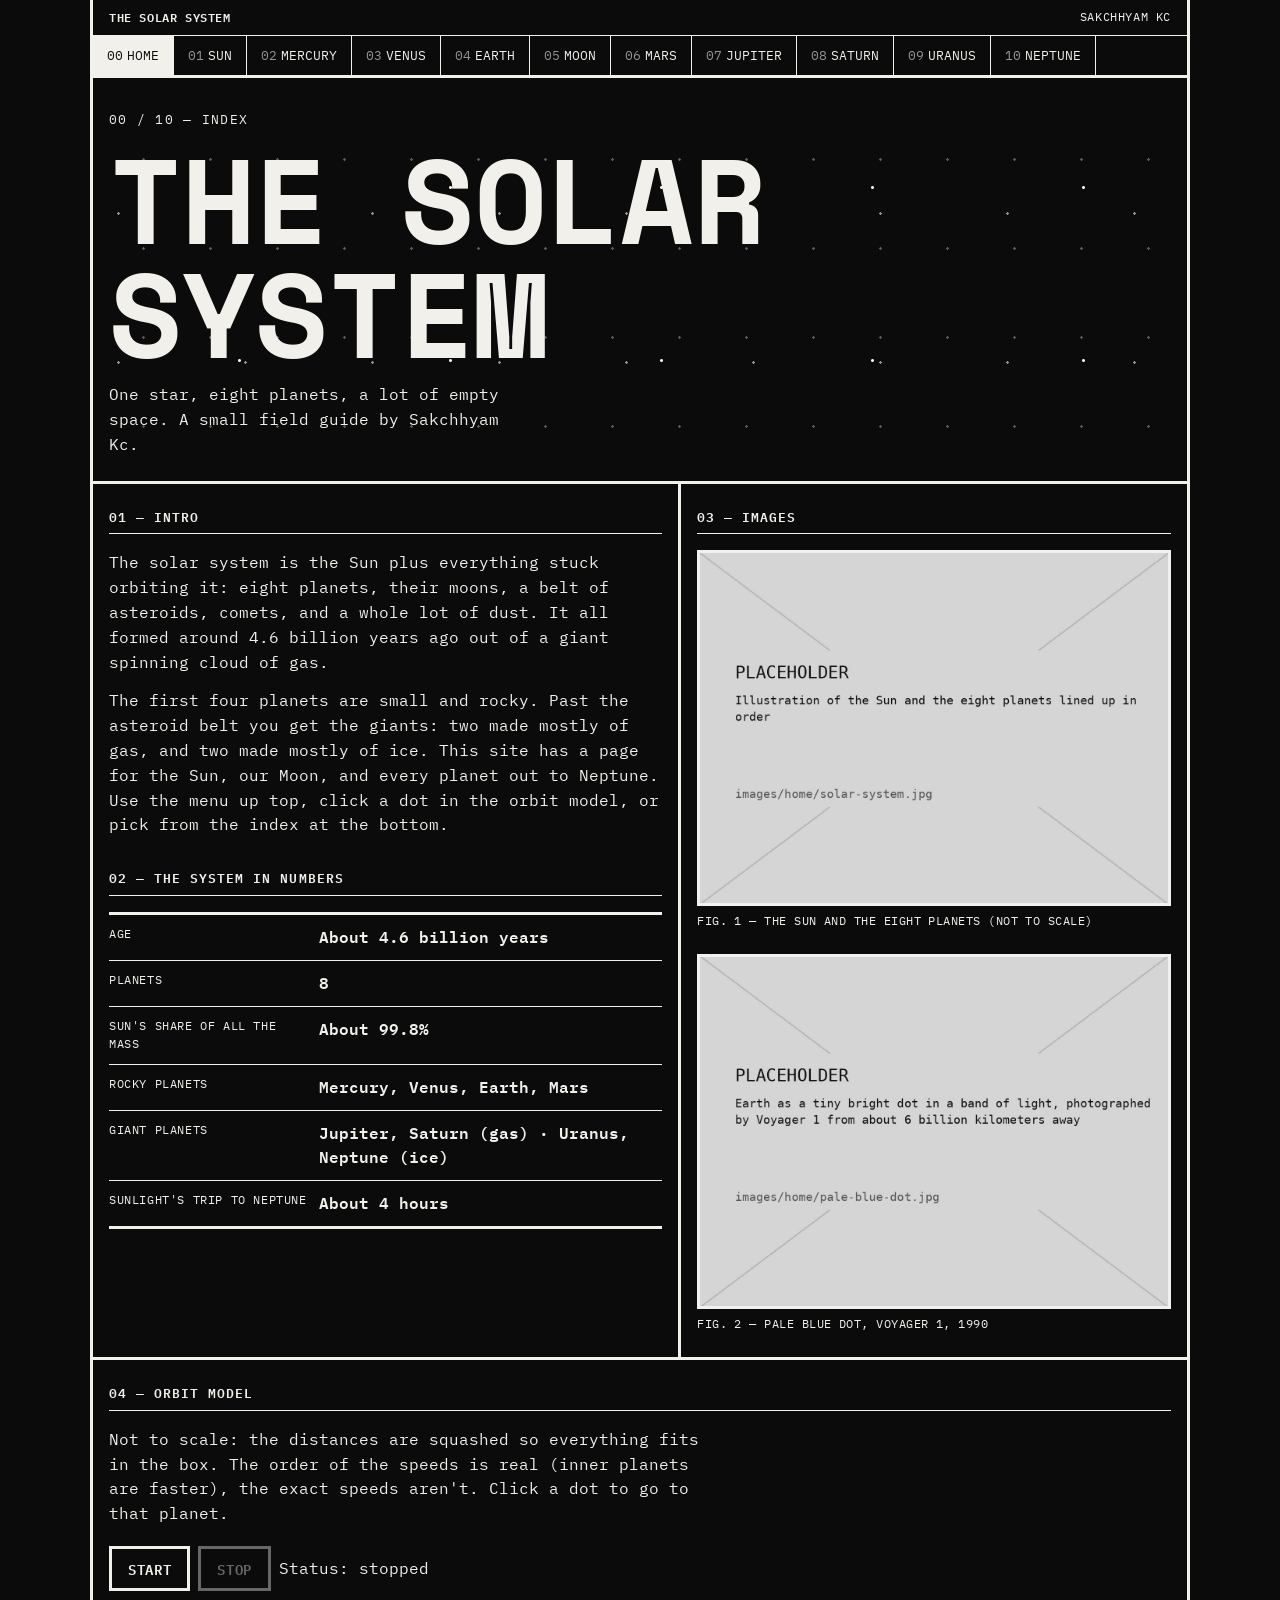
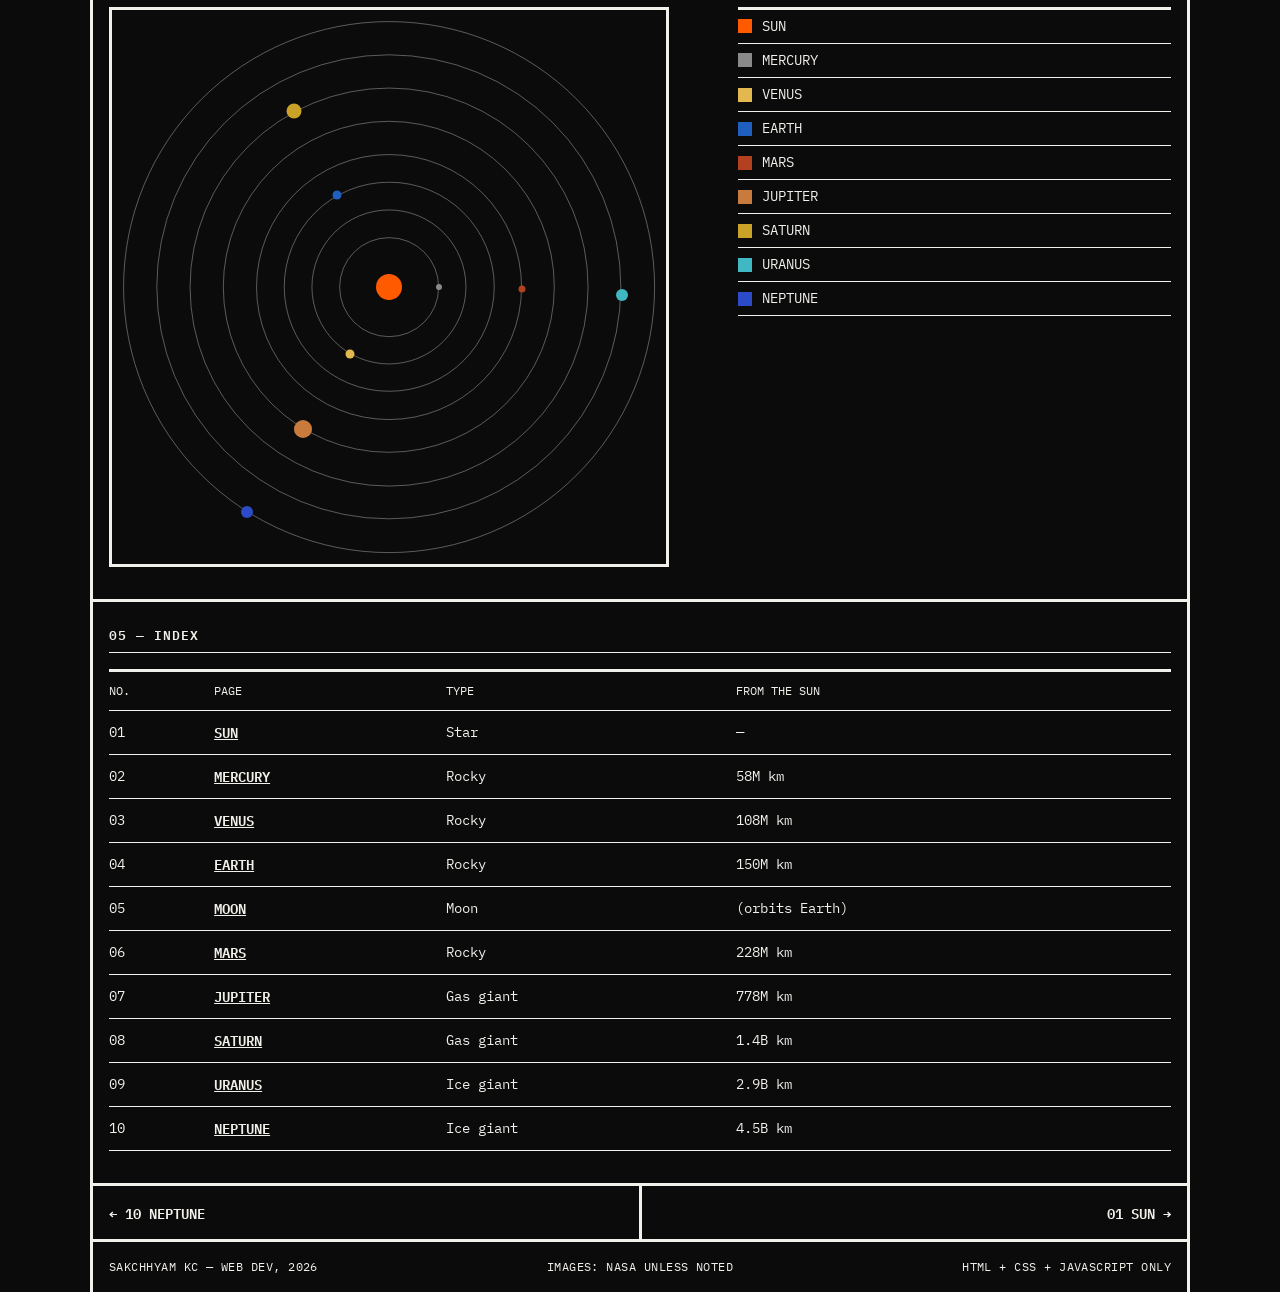
<file: index.html>
<!DOCTYPE html>
<html lang="en">
<head>
  <meta charset="UTF-8">
  <meta name="viewport" content="width=device-width, initial-scale=1.0">
  <title>The Solar System</title>
  <meta name="description" content="A ten-page field guide to the Sun, the Moon and the planets, by Sakchhyam Kc.">

  <!-- Fonts: IBM Plex Mono for all text, Space Mono for the page title -->
  <link rel="preconnect" href="https://fonts.googleapis.com">
  <link rel="preconnect" href="https://fonts.gstatic.com" crossorigin>
  <link rel="stylesheet" href="https://fonts.googleapis.com/css2?family=IBM+Plex+Mono:wght@400;600&family=Space+Mono:wght@700&display=swap">

  <!-- Shared styles first, then this page's theme -->
  <link rel="stylesheet" href="css/main.css">
  <link rel="stylesheet" href="css/home.css">
</head>
<body class="home">
  <div class="page">

    <!-- ===== Header + navigation (the same on every page) ===== -->
    <header class="site-header">
      <div class="site-top">
        <a href="index.html">The Solar System</a>
        <span>Sakchhyam Kc</span>
      </div>
      <nav class="site-nav" aria-label="Main navigation">
        <ul>
          <li><a href="index.html" class="active" aria-current="page"><span>00</span>Home</a></li>
          <li><a href="sun.html"><span>01</span>Sun</a></li>
          <li><a href="mercury.html"><span>02</span>Mercury</a></li>
          <li><a href="venus.html"><span>03</span>Venus</a></li>
          <li><a href="earth.html"><span>04</span>Earth</a></li>
          <li><a href="moon.html"><span>05</span>Moon</a></li>
          <li><a href="mars.html"><span>06</span>Mars</a></li>
          <li><a href="jupiter.html"><span>07</span>Jupiter</a></li>
          <li><a href="saturn.html"><span>08</span>Saturn</a></li>
          <li><a href="uranus.html"><span>09</span>Uranus</a></li>
          <li><a href="neptune.html"><span>10</span>Neptune</a></li>
        </ul>
      </nav>
    </header>

    <main>
      <!-- ===== Title ===== -->
      <section class="title-block">
        <p class="index-no">00 / 10 &mdash; Index</p>
        <h1>The Solar<br>System</h1>
        <p class="kicker">One star, eight planets, a lot of empty space. A small field guide by Sakchhyam Kc.</p>
      </section>

      <!-- ===== Intro + facts (left) and images (right) ===== -->
      <div class="grid">
        <section class="col">
          <h2 class="label">01 &mdash; Intro</h2>
          <div class="intro">
            <p>The solar system is the Sun plus everything stuck orbiting it: eight planets, their moons, a belt of asteroids, comets, and a whole lot of dust. It all formed around 4.6 billion years ago out of a giant spinning cloud of gas.</p>
            <p>The first four planets are small and rocky. Past the asteroid belt you get the giants: two made mostly of gas, and two made mostly of ice. This site has a page for the Sun, our Moon, and every planet out to Neptune. Use the menu up top, click a dot in the orbit model, or pick from the index at the bottom.</p>
          </div>

          <h2 class="label">02 &mdash; The system in numbers</h2>
          <table class="facts">
            <tr><th scope="row">Age</th><td>About 4.6 billion years</td></tr>
            <tr><th scope="row">Planets</th><td>8</td></tr>
            <tr><th scope="row">Sun's share of all the mass</th><td>About 99.8%</td></tr>
            <tr><th scope="row">Rocky planets</th><td>Mercury, Venus, Earth, Mars</td></tr>
            <tr><th scope="row">Giant planets</th><td>Jupiter, Saturn (gas) &middot; Uranus, Neptune (ice)</td></tr>
            <tr><th scope="row">Sunlight's trip to Neptune</th><td>About 4 hours</td></tr>
          </table>
        </section>

        <section class="col">
          <h2 class="label">03 &mdash; Images</h2>
          <figure tabindex="0">
            <img src="images/home/solar-system.jpg" alt="Illustration of the Sun and the eight planets lined up in order" width="1200" height="900">
            <figcaption>Fig. 1 &mdash; The Sun and the eight planets (not to scale)</figcaption>
          </figure>
          <figure tabindex="0">
            <img src="images/home/pale-blue-dot.jpg" alt="Earth as a tiny bright dot in a band of light, photographed by Voyager 1 from about 6 billion kilometers away" width="1200" height="900">
            <figcaption>Fig. 2 &mdash; Pale Blue Dot, Voyager 1, 1990</figcaption>
          </figure>
        </section>
      </div>

      <!-- ===== Interactive feature (code in js/home.js) ===== -->
      <section class="feature">
        <h2 class="label">04 &mdash; Orbit model</h2>
        <p class="feature-note">Not to scale: the distances are squashed so everything fits in the box. The order of the speeds is real (inner planets are faster), the exact speeds aren't. Click a dot to go to that planet.</p>

        <div class="controls">
          <button class="btn" id="orbit-start" type="button">Start</button>
          <button class="btn" id="orbit-stop" type="button" disabled>Stop</button>
          <span id="orbit-status">Status: stopped</span>
        </div>

        <div class="orbit-layout">
          <!-- Rings and planet dots get added here by home.js -->
          <div class="orbit" id="orbit">
            <div class="sun-dot" title="Sun"></div>
          </div>

          <ul class="key" aria-label="Color key">
            <li><a href="sun.html"><span class="swatch" style="background:#ff5a00"></span>Sun</a></li>
            <li><a href="mercury.html"><span class="swatch" style="background:#8a8a8a"></span>Mercury</a></li>
            <li><a href="venus.html"><span class="swatch" style="background:#e3b94f"></span>Venus</a></li>
            <li><a href="earth.html"><span class="swatch" style="background:#1f5fbf"></span>Earth</a></li>
            <li><a href="mars.html"><span class="swatch" style="background:#b3401e"></span>Mars</a></li>
            <li><a href="jupiter.html"><span class="swatch" style="background:#c97b3d"></span>Jupiter</a></li>
            <li><a href="saturn.html"><span class="swatch" style="background:#c9a227"></span>Saturn</a></li>
            <li><a href="uranus.html"><span class="swatch" style="background:#3fb8c4"></span>Uranus</a></li>
            <li><a href="neptune.html"><span class="swatch" style="background:#2b4bc9"></span>Neptune</a></li>
          </ul>
        </div>
      </section>
      <!-- ===== Index of every page ===== -->
      <section class="directory">
        <h2 class="label">05 &mdash; Index</h2>
        <table>
          <tr><th scope="col">No.</th><th scope="col">Page</th><th scope="col" class="type">Type</th><th scope="col">From the Sun</th></tr>
          <tr><td>01</td><td><a href="sun.html">Sun</a></td><td class="type">Star</td><td>&mdash;</td></tr>
          <tr><td>02</td><td><a href="mercury.html">Mercury</a></td><td class="type">Rocky</td><td>58M km</td></tr>
          <tr><td>03</td><td><a href="venus.html">Venus</a></td><td class="type">Rocky</td><td>108M km</td></tr>
          <tr><td>04</td><td><a href="earth.html">Earth</a></td><td class="type">Rocky</td><td>150M km</td></tr>
          <tr><td>05</td><td><a href="moon.html">Moon</a></td><td class="type">Moon</td><td>(orbits Earth)</td></tr>
          <tr><td>06</td><td><a href="mars.html">Mars</a></td><td class="type">Rocky</td><td>228M km</td></tr>
          <tr><td>07</td><td><a href="jupiter.html">Jupiter</a></td><td class="type">Gas giant</td><td>778M km</td></tr>
          <tr><td>08</td><td><a href="saturn.html">Saturn</a></td><td class="type">Gas giant</td><td>1.4B km</td></tr>
          <tr><td>09</td><td><a href="uranus.html">Uranus</a></td><td class="type">Ice giant</td><td>2.9B km</td></tr>
          <tr><td>10</td><td><a href="neptune.html">Neptune</a></td><td class="type">Ice giant</td><td>4.5B km</td></tr>
        </table>
      </section>
    </main>

    <!-- ===== Previous / next page ===== -->
    <nav class="pager" aria-label="Previous and next page">
      <a href="neptune.html">&larr; 10 Neptune</a>
      <a href="sun.html">01 Sun &rarr;</a>
    </nav>

    <footer class="site-footer">
      <span>Sakchhyam Kc &mdash; Web Dev, 2026</span>
      <span>Images: NASA unless noted</span>
      <span>HTML + CSS + JavaScript only</span>
    </footer>
  </div>

  <script src="js/home.js"></script>
</body>
</html>
</file>
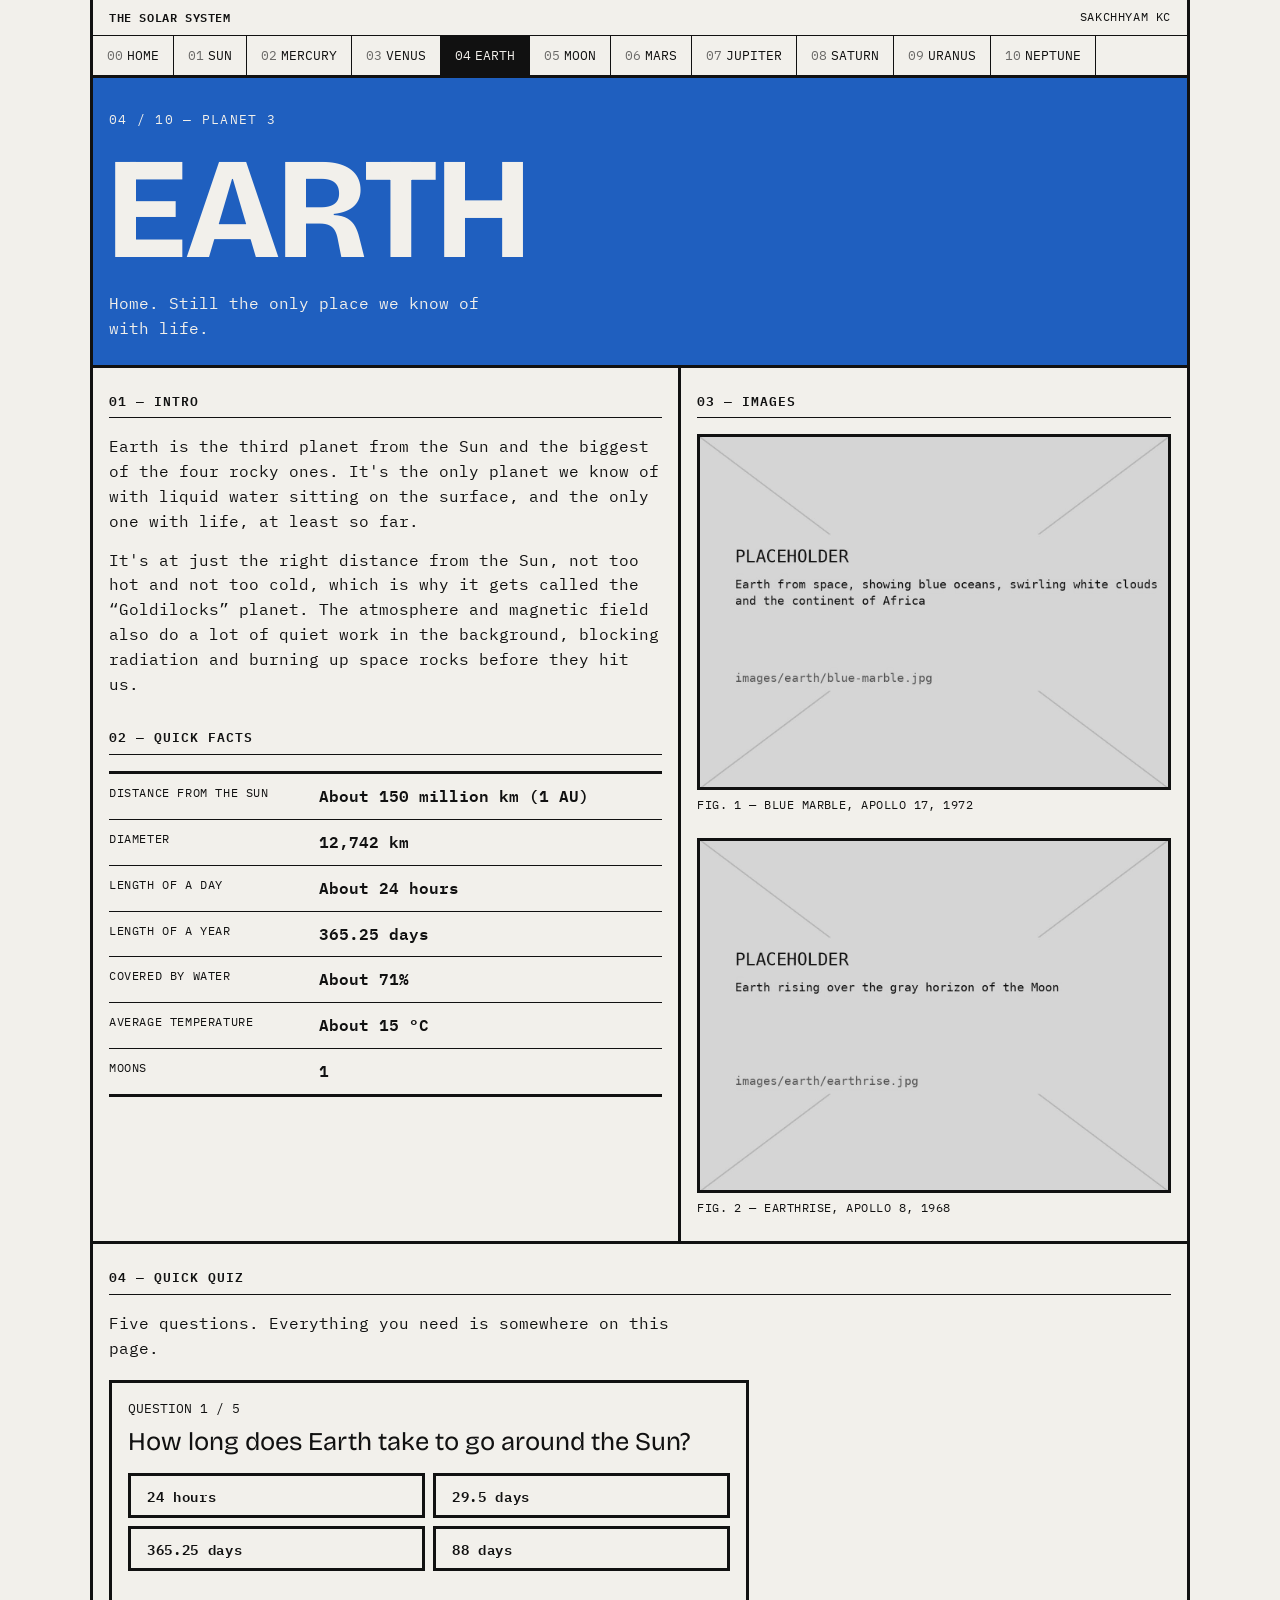
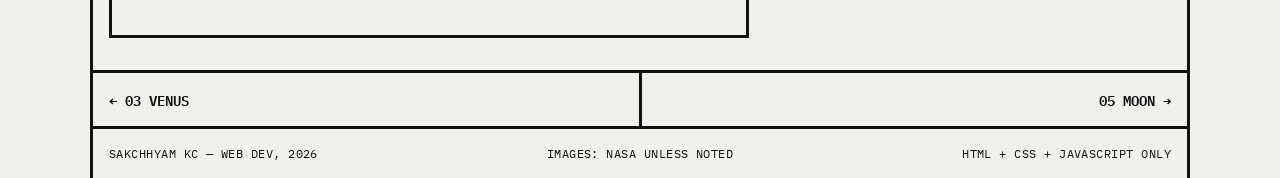
<file: earth.html>
<!DOCTYPE html>
<html lang="en">
<head>
  <meta charset="UTF-8">
  <meta name="viewport" content="width=device-width, initial-scale=1.0">
  <title>Earth &mdash; The Solar System</title>
  <meta name="description" content="Facts about Earth, the only planet known to have life.">

  <!-- Fonts: IBM Plex Mono for all text, Bricolage Grotesque for the page title -->
  <link rel="preconnect" href="https://fonts.googleapis.com">
  <link rel="preconnect" href="https://fonts.gstatic.com" crossorigin>
  <link rel="stylesheet" href="https://fonts.googleapis.com/css2?family=IBM+Plex+Mono:wght@400;600&family=Bricolage+Grotesque:wght@800&display=swap">

  <!-- Shared styles first, then this page's theme -->
  <link rel="stylesheet" href="css/main.css">
  <link rel="stylesheet" href="css/earth.css">
</head>
<body class="earth">
  <div class="page">

    <!-- ===== Header + navigation (the same on every page) ===== -->
    <header class="site-header">
      <div class="site-top">
        <a href="index.html">The Solar System</a>
        <span>Sakchhyam Kc</span>
      </div>
      <nav class="site-nav" aria-label="Main navigation">
        <ul>
          <li><a href="index.html"><span>00</span>Home</a></li>
          <li><a href="sun.html"><span>01</span>Sun</a></li>
          <li><a href="mercury.html"><span>02</span>Mercury</a></li>
          <li><a href="venus.html"><span>03</span>Venus</a></li>
          <li><a href="earth.html" class="active" aria-current="page"><span>04</span>Earth</a></li>
          <li><a href="moon.html"><span>05</span>Moon</a></li>
          <li><a href="mars.html"><span>06</span>Mars</a></li>
          <li><a href="jupiter.html"><span>07</span>Jupiter</a></li>
          <li><a href="saturn.html"><span>08</span>Saturn</a></li>
          <li><a href="uranus.html"><span>09</span>Uranus</a></li>
          <li><a href="neptune.html"><span>10</span>Neptune</a></li>
        </ul>
      </nav>
    </header>

    <main>
      <!-- ===== Title ===== -->
      <section class="title-block">
        <p class="index-no">04 / 10 &mdash; Planet 3</p>
        <h1>Earth</h1>
        <p class="kicker">Home. Still the only place we know of with life.</p>
      </section>

      <!-- ===== Intro + facts (left) and images (right) ===== -->
      <div class="grid">
        <section class="col">
          <h2 class="label">01 &mdash; Intro</h2>
          <div class="intro">
            <p>Earth is the third planet from the Sun and the biggest of the four rocky ones. It's the only planet we know of with liquid water sitting on the surface, and the only one with life, at least so far.</p>
            <p>It's at just the right distance from the Sun, not too hot and not too cold, which is why it gets called the &ldquo;Goldilocks&rdquo; planet. The atmosphere and magnetic field also do a lot of quiet work in the background, blocking radiation and burning up space rocks before they hit us.</p>
          </div>

          <h2 class="label">02 &mdash; Quick facts</h2>
          <table class="facts">
            <tr><th scope="row">Distance from the Sun</th><td>About 150 million km (1 AU)</td></tr>
            <tr><th scope="row">Diameter</th><td>12,742 km</td></tr>
            <tr><th scope="row">Length of a day</th><td>About 24 hours</td></tr>
            <tr><th scope="row">Length of a year</th><td>365.25 days</td></tr>
            <tr><th scope="row">Covered by water</th><td>About 71%</td></tr>
            <tr><th scope="row">Average temperature</th><td>About 15 &deg;C</td></tr>
            <tr><th scope="row">Moons</th><td>1</td></tr>
          </table>
        </section>

        <section class="col">
          <h2 class="label">03 &mdash; Images</h2>
          <figure tabindex="0">
            <img src="images/earth/blue-marble.jpg" alt="Earth from space, showing blue oceans, swirling white clouds and the continent of Africa" width="1200" height="900">
            <figcaption>Fig. 1 &mdash; Blue Marble, Apollo 17, 1972</figcaption>
          </figure>
          <figure tabindex="0">
            <img src="images/earth/earthrise.jpg" alt="Earth rising over the gray horizon of the Moon" width="1200" height="900">
            <figcaption>Fig. 2 &mdash; Earthrise, Apollo 8, 1968</figcaption>
          </figure>
        </section>
      </div>

      <!-- ===== Interactive feature (code in js/earth.js) ===== -->
      <section class="feature">
        <h2 class="label">04 &mdash; Quick quiz</h2>
        <p class="feature-note">Five questions. Everything you need is somewhere on this page.</p>

        <div class="quiz">
          <p class="quiz-progress" id="quiz-progress">Question 1 / 5</p>
          <p class="quiz-question" id="quiz-question"></p>
          <!-- Answer buttons are added here by earth.js -->
          <div class="quiz-answers" id="quiz-answers"></div>
          <p class="quiz-feedback" id="quiz-feedback" aria-live="polite"></p>
          <button class="btn btn-accent" id="quiz-next" type="button" hidden>Next question</button>
        </div>
      </section>
    </main>

    <!-- ===== Previous / next page ===== -->
    <nav class="pager" aria-label="Previous and next page">
      <a href="venus.html">&larr; 03 Venus</a>
      <a href="moon.html">05 Moon &rarr;</a>
    </nav>

    <footer class="site-footer">
      <span>Sakchhyam Kc &mdash; Web Dev, 2026</span>
      <span>Images: NASA unless noted</span>
      <span>HTML + CSS + JavaScript only</span>
    </footer>
  </div>

  <script src="js/earth.js"></script>
</body>
</html>
</file>
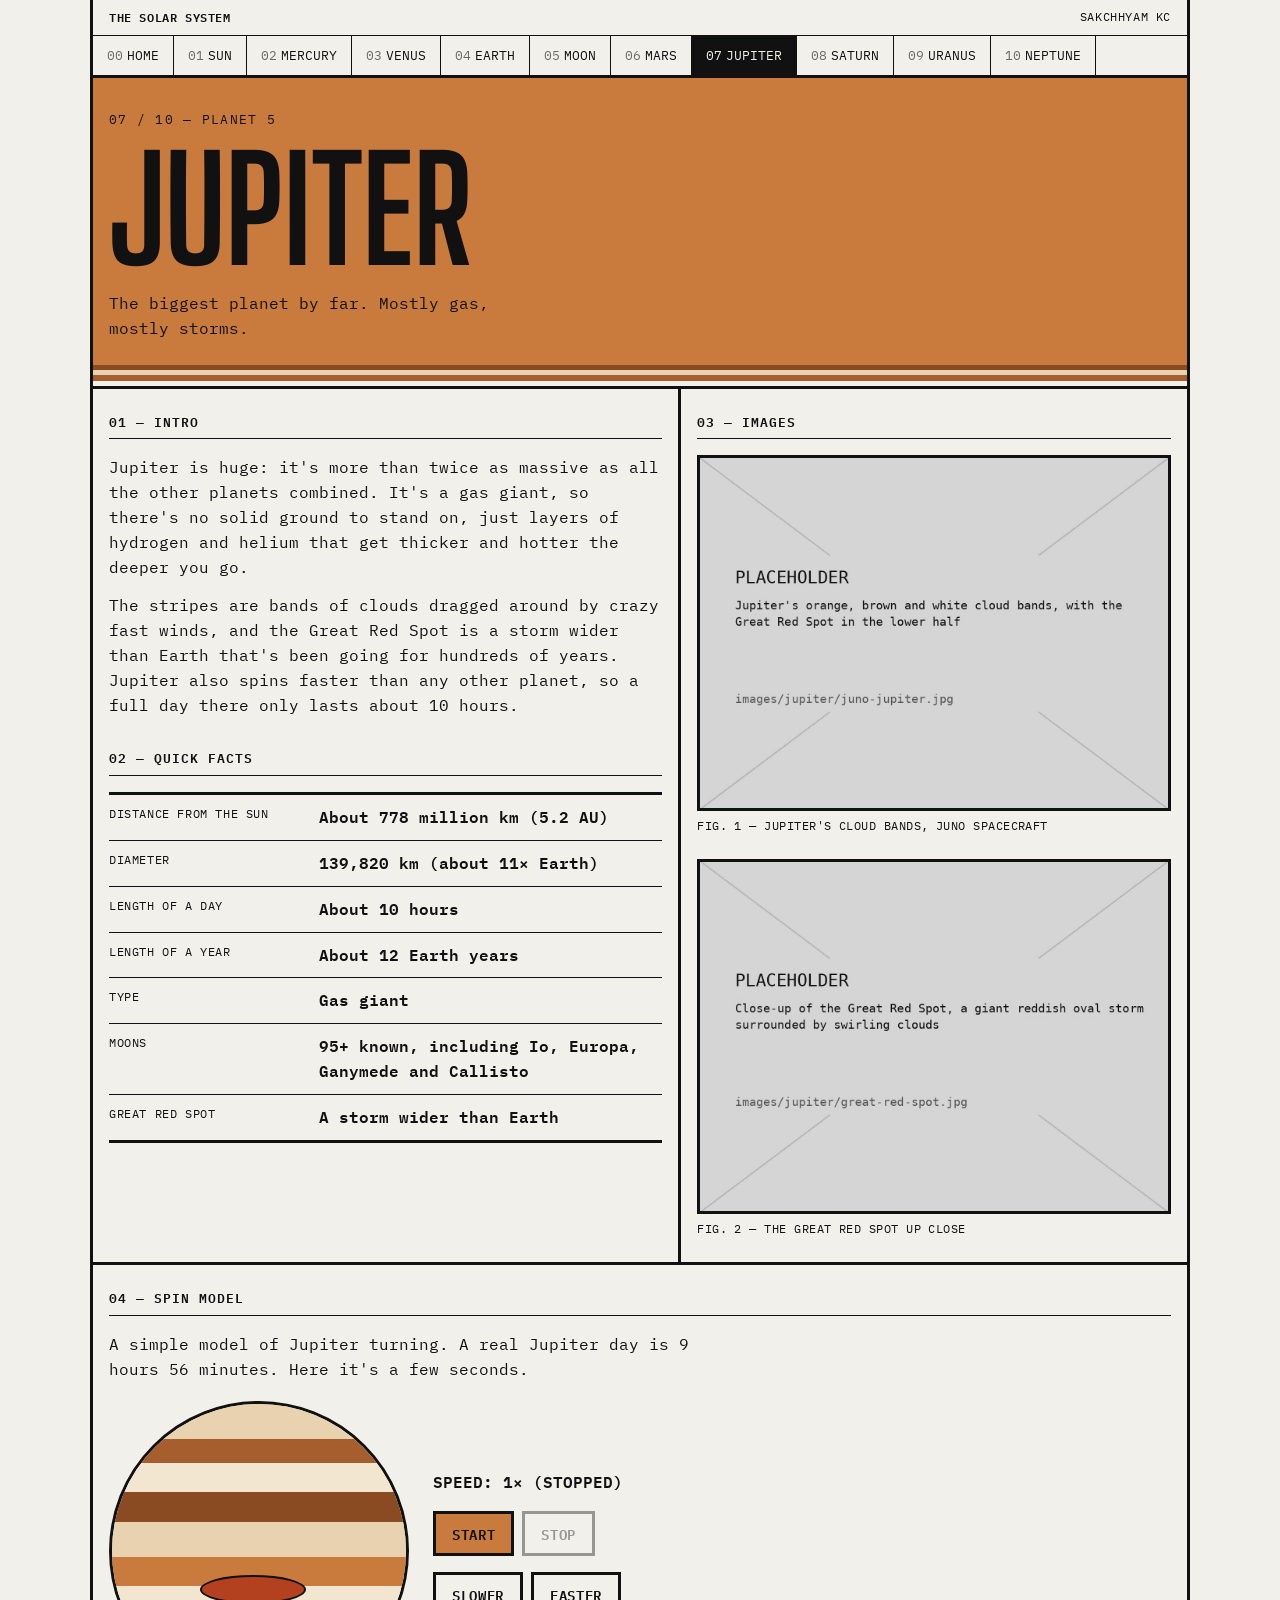
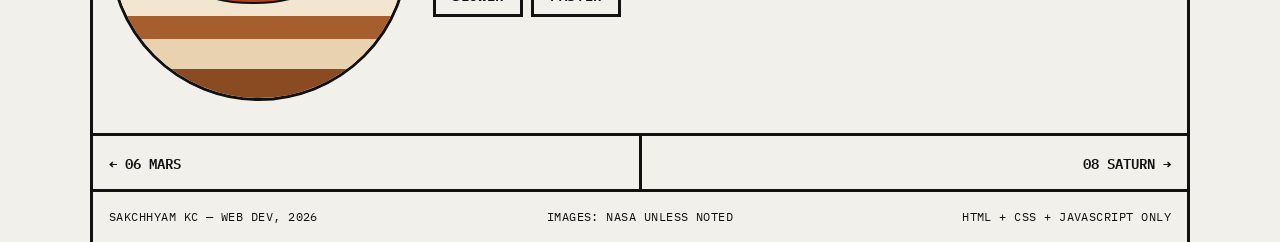
<file: jupiter.html>
<!DOCTYPE html>
<html lang="en">
<head>
  <meta charset="UTF-8">
  <meta name="viewport" content="width=device-width, initial-scale=1.0">
  <title>Jupiter &mdash; The Solar System</title>
  <meta name="description" content="Facts about Jupiter, the largest planet in the solar system.">

  <!-- Fonts: IBM Plex Mono for all text, Big Shoulders Display for the page title -->
  <link rel="preconnect" href="https://fonts.googleapis.com">
  <link rel="preconnect" href="https://fonts.gstatic.com" crossorigin>
  <link rel="stylesheet" href="https://fonts.googleapis.com/css2?family=IBM+Plex+Mono:wght@400;600&family=Big+Shoulders+Display:wght@900&display=swap">

  <!-- Shared styles first, then this page's theme -->
  <link rel="stylesheet" href="css/main.css">
  <link rel="stylesheet" href="css/jupiter.css">
</head>
<body class="jupiter">
  <div class="page">

    <!-- ===== Header + navigation (the same on every page) ===== -->
    <header class="site-header">
      <div class="site-top">
        <a href="index.html">The Solar System</a>
        <span>Sakchhyam Kc</span>
      </div>
      <nav class="site-nav" aria-label="Main navigation">
        <ul>
          <li><a href="index.html"><span>00</span>Home</a></li>
          <li><a href="sun.html"><span>01</span>Sun</a></li>
          <li><a href="mercury.html"><span>02</span>Mercury</a></li>
          <li><a href="venus.html"><span>03</span>Venus</a></li>
          <li><a href="earth.html"><span>04</span>Earth</a></li>
          <li><a href="moon.html"><span>05</span>Moon</a></li>
          <li><a href="mars.html"><span>06</span>Mars</a></li>
          <li><a href="jupiter.html" class="active" aria-current="page"><span>07</span>Jupiter</a></li>
          <li><a href="saturn.html"><span>08</span>Saturn</a></li>
          <li><a href="uranus.html"><span>09</span>Uranus</a></li>
          <li><a href="neptune.html"><span>10</span>Neptune</a></li>
        </ul>
      </nav>
    </header>

    <main>
      <!-- ===== Title ===== -->
      <section class="title-block">
        <p class="index-no">07 / 10 &mdash; Planet 5</p>
        <h1>Jupiter</h1>
        <p class="kicker">The biggest planet by far. Mostly gas, mostly storms.</p>
      </section>
      <div class="bands" aria-hidden="true"></div>

      <!-- ===== Intro + facts (left) and images (right) ===== -->
      <div class="grid">
        <section class="col">
          <h2 class="label">01 &mdash; Intro</h2>
          <div class="intro">
            <p>Jupiter is huge: it's more than twice as massive as all the other planets combined. It's a gas giant, so there's no solid ground to stand on, just layers of hydrogen and helium that get thicker and hotter the deeper you go.</p>
            <p>The stripes are bands of clouds dragged around by crazy fast winds, and the Great Red Spot is a storm wider than Earth that's been going for hundreds of years. Jupiter also spins faster than any other planet, so a full day there only lasts about 10 hours.</p>
          </div>

          <h2 class="label">02 &mdash; Quick facts</h2>
          <table class="facts">
            <tr><th scope="row">Distance from the Sun</th><td>About 778 million km (5.2 AU)</td></tr>
            <tr><th scope="row">Diameter</th><td>139,820 km (about 11&times; Earth)</td></tr>
            <tr><th scope="row">Length of a day</th><td>About 10 hours</td></tr>
            <tr><th scope="row">Length of a year</th><td>About 12 Earth years</td></tr>
            <tr><th scope="row">Type</th><td>Gas giant</td></tr>
            <tr><th scope="row">Moons</th><td>95+ known, including Io, Europa, Ganymede and Callisto</td></tr>
            <tr><th scope="row">Great Red Spot</th><td>A storm wider than Earth</td></tr>
          </table>
        </section>

        <section class="col">
          <h2 class="label">03 &mdash; Images</h2>
          <figure tabindex="0">
            <img src="images/jupiter/juno-jupiter.jpg" alt="Jupiter's orange, brown and white cloud bands, with the Great Red Spot in the lower half" width="1200" height="900">
            <figcaption>Fig. 1 &mdash; Jupiter's cloud bands, Juno spacecraft</figcaption>
          </figure>
          <figure tabindex="0">
            <img src="images/jupiter/great-red-spot.jpg" alt="Close-up of the Great Red Spot, a giant reddish oval storm surrounded by swirling clouds" width="1200" height="900">
            <figcaption>Fig. 2 &mdash; The Great Red Spot up close</figcaption>
          </figure>
        </section>
      </div>

      <!-- ===== Interactive feature (code in js/jupiter.js) ===== -->
      <section class="feature">
        <h2 class="label">04 &mdash; Spin model</h2>
        <p class="feature-note">A simple model of Jupiter turning. A real Jupiter day is 9 hours 56 minutes. Here it's a few seconds.</p>

        <div class="spin-layout">
          <!-- jupiter.js slides the striped strip sideways -->
          <div class="planet" role="img" aria-label="Model of Jupiter with stripes and the Great Red Spot">
            <div class="strip" id="jupiter-strip">
              <span class="spot spot-1"></span>
              <span class="spot spot-2"></span>
            </div>
          </div>

          <div>
            <p class="spin-speed" id="spin-speed" aria-live="polite">Speed: 1&times;</p>
            <div class="controls">
              <button class="btn btn-accent" id="spin-start" type="button">Start</button>
              <button class="btn" id="spin-stop" type="button">Stop</button>
            </div>
            <div class="controls">
              <button class="btn" id="spin-slower" type="button">Slower</button>
              <button class="btn" id="spin-faster" type="button">Faster</button>
            </div>
          </div>
        </div>
      </section>
    </main>

    <!-- ===== Previous / next page ===== -->
    <nav class="pager" aria-label="Previous and next page">
      <a href="mars.html">&larr; 06 Mars</a>
      <a href="saturn.html">08 Saturn &rarr;</a>
    </nav>

    <footer class="site-footer">
      <span>Sakchhyam Kc &mdash; Web Dev, 2026</span>
      <span>Images: NASA unless noted</span>
      <span>HTML + CSS + JavaScript only</span>
    </footer>
  </div>

  <script src="js/jupiter.js"></script>
</body>
</html>
</file>
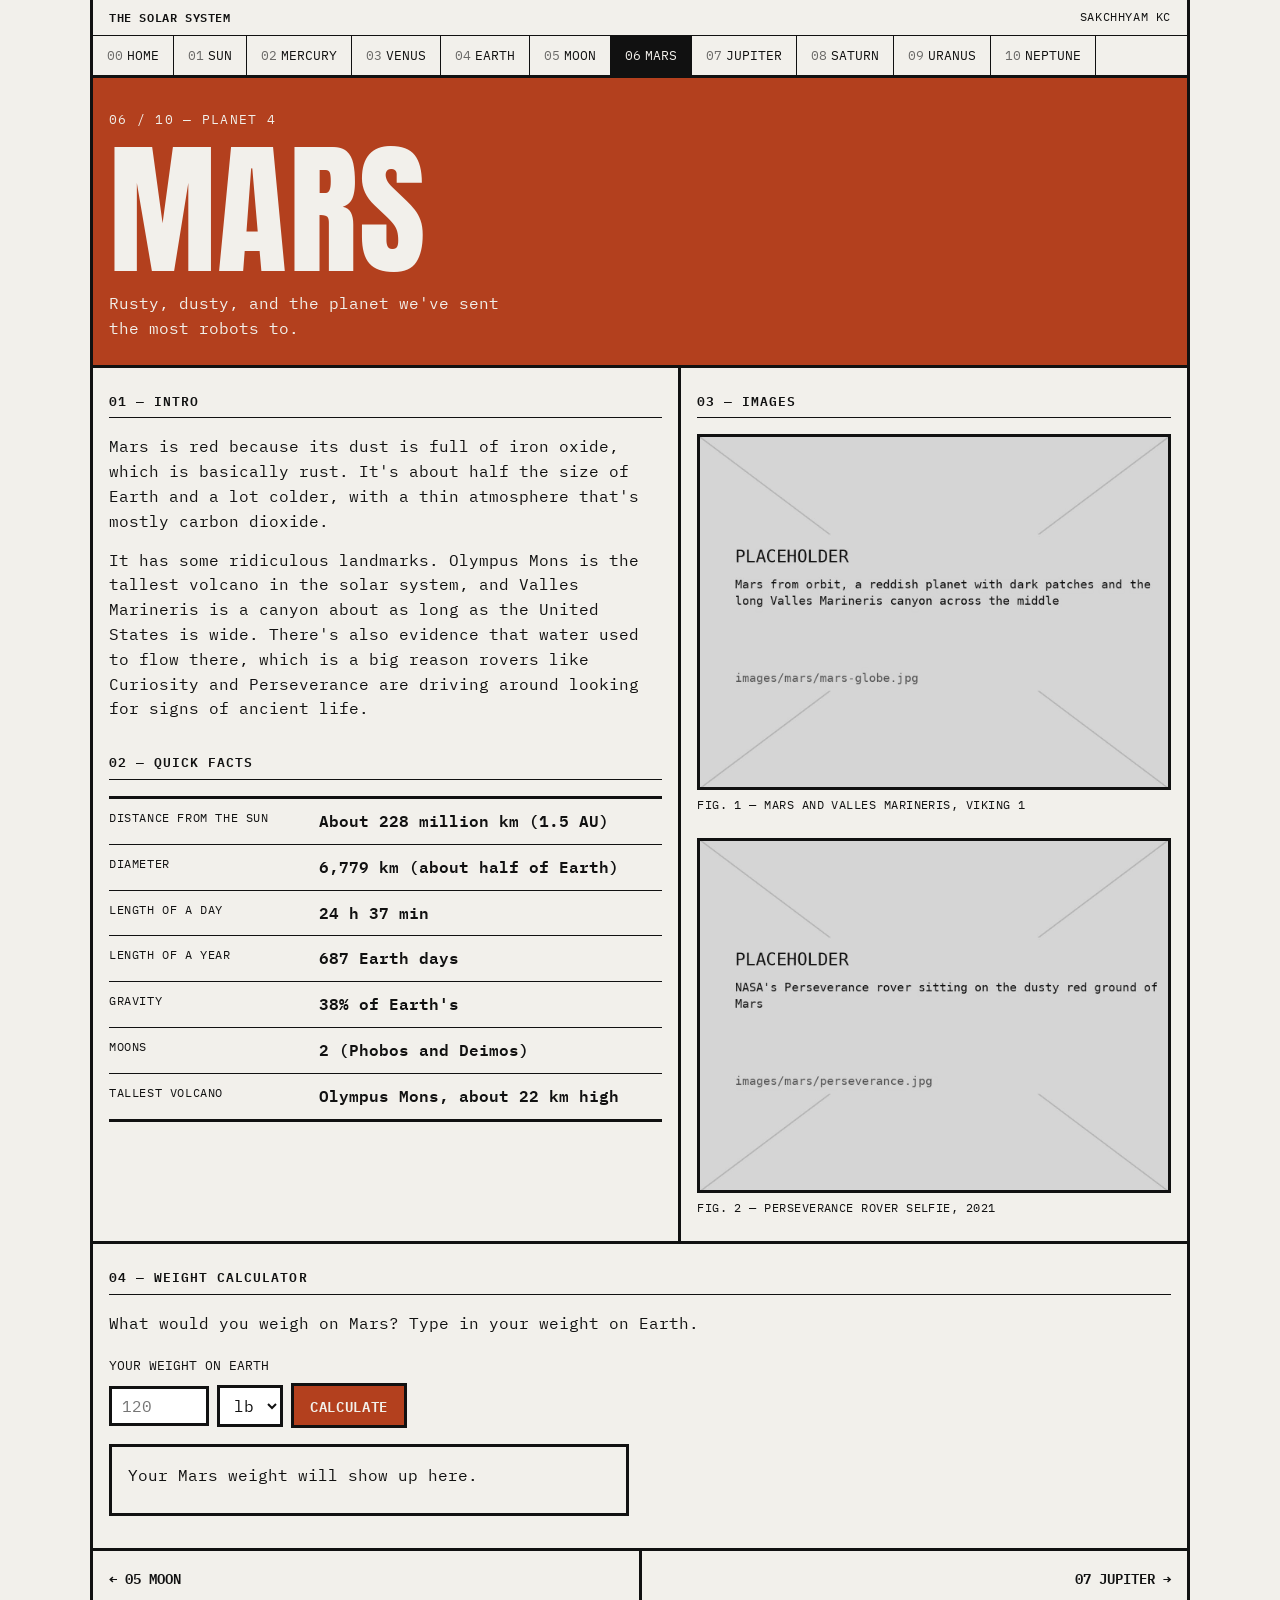
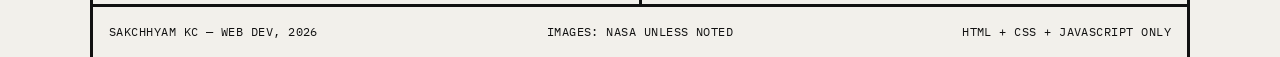
<file: mars.html>
<!DOCTYPE html>
<html lang="en">
<head>
  <meta charset="UTF-8">
  <meta name="viewport" content="width=device-width, initial-scale=1.0">
  <title>Mars &mdash; The Solar System</title>
  <meta name="description" content="Facts about Mars, the red planet, plus a Mars weight calculator.">

  <!-- Fonts: IBM Plex Mono for all text, Anton for the page title -->
  <link rel="preconnect" href="https://fonts.googleapis.com">
  <link rel="preconnect" href="https://fonts.gstatic.com" crossorigin>
  <link rel="stylesheet" href="https://fonts.googleapis.com/css2?family=IBM+Plex+Mono:wght@400;600&family=Anton&display=swap">

  <!-- Shared styles first, then this page's theme -->
  <link rel="stylesheet" href="css/main.css">
  <link rel="stylesheet" href="css/mars.css">
</head>
<body class="mars">
  <div class="page">

    <!-- ===== Header + navigation (the same on every page) ===== -->
    <header class="site-header">
      <div class="site-top">
        <a href="index.html">The Solar System</a>
        <span>Sakchhyam Kc</span>
      </div>
      <nav class="site-nav" aria-label="Main navigation">
        <ul>
          <li><a href="index.html"><span>00</span>Home</a></li>
          <li><a href="sun.html"><span>01</span>Sun</a></li>
          <li><a href="mercury.html"><span>02</span>Mercury</a></li>
          <li><a href="venus.html"><span>03</span>Venus</a></li>
          <li><a href="earth.html"><span>04</span>Earth</a></li>
          <li><a href="moon.html"><span>05</span>Moon</a></li>
          <li><a href="mars.html" class="active" aria-current="page"><span>06</span>Mars</a></li>
          <li><a href="jupiter.html"><span>07</span>Jupiter</a></li>
          <li><a href="saturn.html"><span>08</span>Saturn</a></li>
          <li><a href="uranus.html"><span>09</span>Uranus</a></li>
          <li><a href="neptune.html"><span>10</span>Neptune</a></li>
        </ul>
      </nav>
    </header>

    <main>
      <!-- ===== Title ===== -->
      <section class="title-block">
        <p class="index-no">06 / 10 &mdash; Planet 4</p>
        <h1>Mars</h1>
        <p class="kicker">Rusty, dusty, and the planet we've sent the most robots to.</p>
      </section>

      <!-- ===== Intro + facts (left) and images (right) ===== -->
      <div class="grid">
        <section class="col">
          <h2 class="label">01 &mdash; Intro</h2>
          <div class="intro">
            <p>Mars is red because its dust is full of iron oxide, which is basically rust. It's about half the size of Earth and a lot colder, with a thin atmosphere that's mostly carbon dioxide.</p>
            <p>It has some ridiculous landmarks. Olympus Mons is the tallest volcano in the solar system, and Valles Marineris is a canyon about as long as the United States is wide. There's also evidence that water used to flow there, which is a big reason rovers like Curiosity and Perseverance are driving around looking for signs of ancient life.</p>
          </div>

          <h2 class="label">02 &mdash; Quick facts</h2>
          <table class="facts">
            <tr><th scope="row">Distance from the Sun</th><td>About 228 million km (1.5 AU)</td></tr>
            <tr><th scope="row">Diameter</th><td>6,779 km (about half of Earth)</td></tr>
            <tr><th scope="row">Length of a day</th><td>24 h 37 min</td></tr>
            <tr><th scope="row">Length of a year</th><td>687 Earth days</td></tr>
            <tr><th scope="row">Gravity</th><td>38% of Earth's</td></tr>
            <tr><th scope="row">Moons</th><td>2 (Phobos and Deimos)</td></tr>
            <tr><th scope="row">Tallest volcano</th><td>Olympus Mons, about 22 km high</td></tr>
          </table>
        </section>

        <section class="col">
          <h2 class="label">03 &mdash; Images</h2>
          <figure tabindex="0">
            <img src="images/mars/mars-globe.jpg" alt="Mars from orbit, a reddish planet with dark patches and the long Valles Marineris canyon across the middle" width="1200" height="900">
            <figcaption>Fig. 1 &mdash; Mars and Valles Marineris, Viking 1</figcaption>
          </figure>
          <figure tabindex="0">
            <img src="images/mars/perseverance.jpg" alt="NASA's Perseverance rover sitting on the dusty red ground of Mars" width="1200" height="900">
            <figcaption>Fig. 2 &mdash; Perseverance rover selfie, 2021</figcaption>
          </figure>
        </section>
      </div>

      <!-- ===== Interactive feature (code in js/mars.js) ===== -->
      <section class="feature">
        <h2 class="label">04 &mdash; Weight calculator</h2>
        <p class="feature-note">What would you weigh on Mars? Type in your weight on Earth.</p>

        <form class="calc" id="weight-form">
          <div class="field">
            <label for="earth-weight">Your weight on Earth</label>
            <input type="number" id="earth-weight" min="1" max="2000" step="any" placeholder="120">
            <select id="weight-unit" aria-label="Unit">
              <option value="lb">lb</option>
              <option value="kg">kg</option>
            </select>
            <button class="btn btn-accent" type="submit">Calculate</button>
          </div>
          <!-- mars.js writes the answer in here -->
          <div class="readout" id="weight-result" aria-live="polite">
            <p>Your Mars weight will show up here.</p>
          </div>
        </form>
      </section>
    </main>

    <!-- ===== Previous / next page ===== -->
    <nav class="pager" aria-label="Previous and next page">
      <a href="moon.html">&larr; 05 Moon</a>
      <a href="jupiter.html">07 Jupiter &rarr;</a>
    </nav>

    <footer class="site-footer">
      <span>Sakchhyam Kc &mdash; Web Dev, 2026</span>
      <span>Images: NASA unless noted</span>
      <span>HTML + CSS + JavaScript only</span>
    </footer>
  </div>

  <script src="js/mars.js"></script>
</body>
</html>
</file>
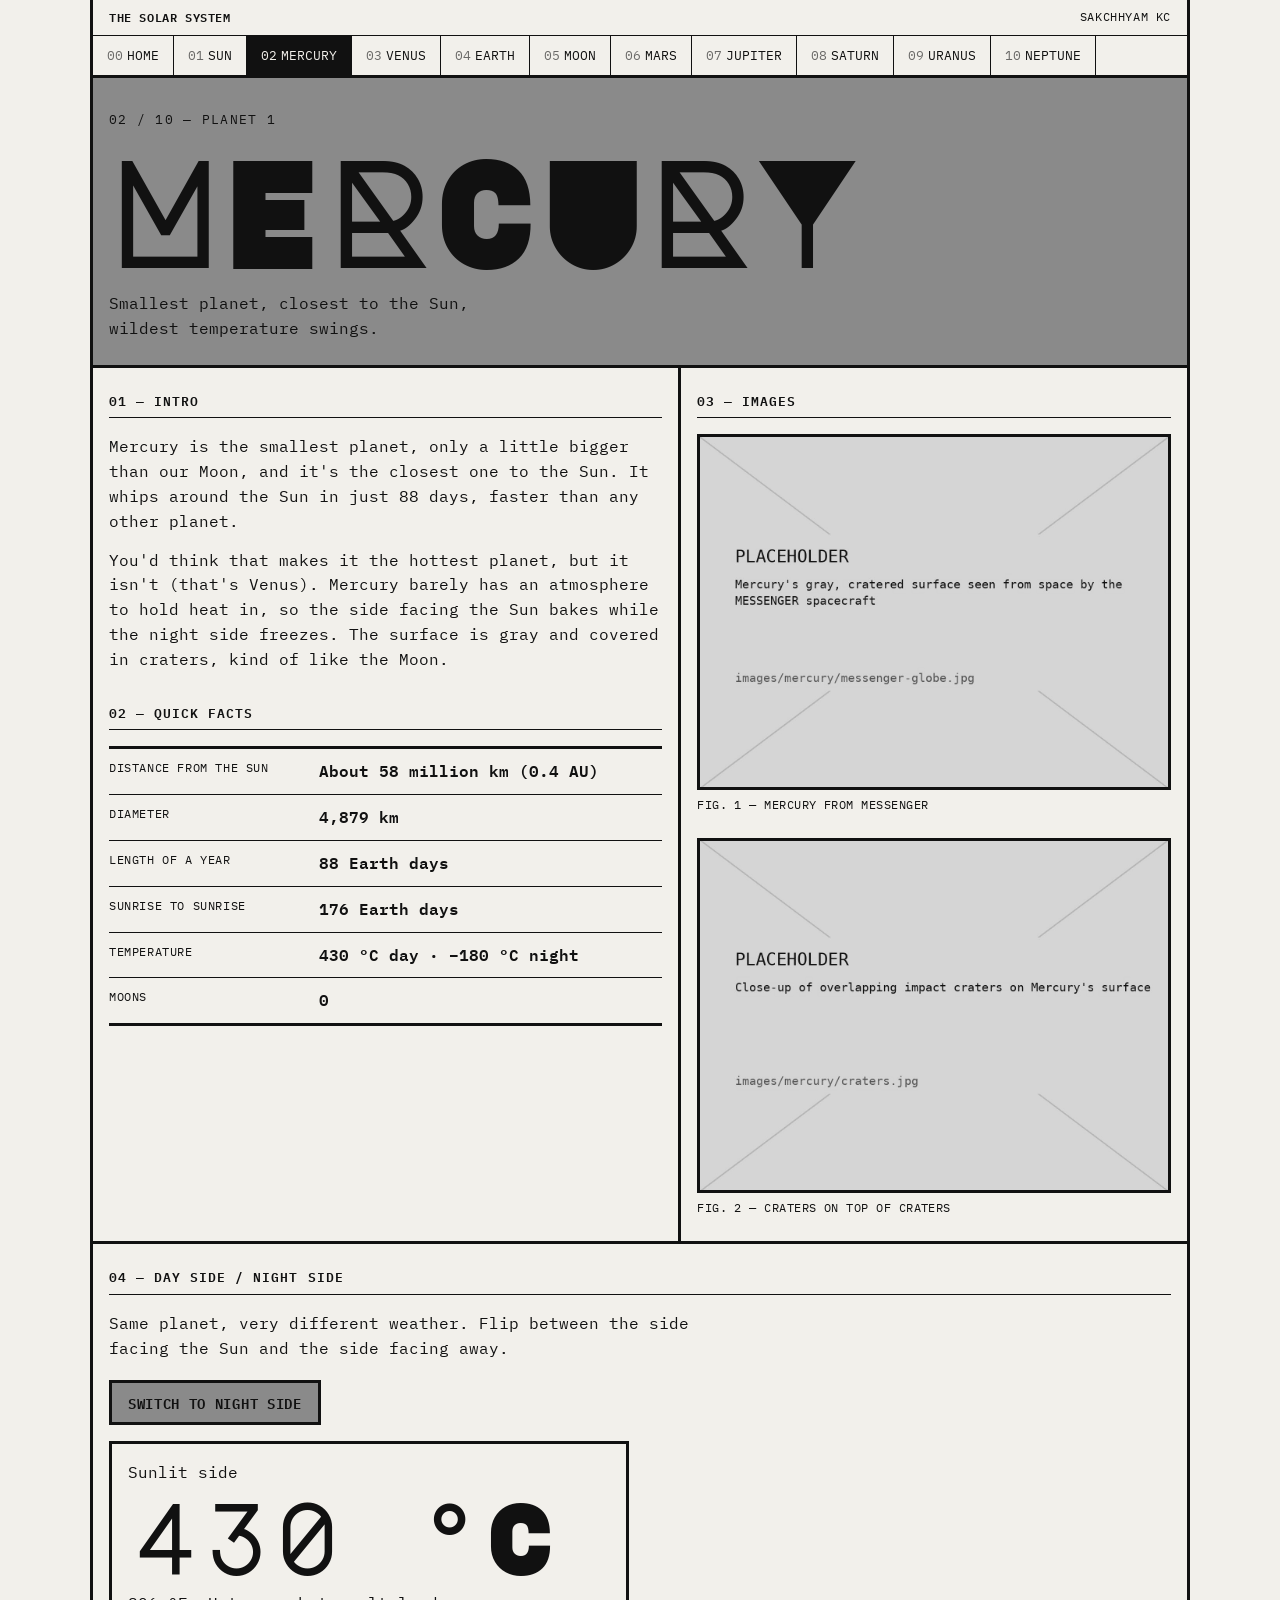
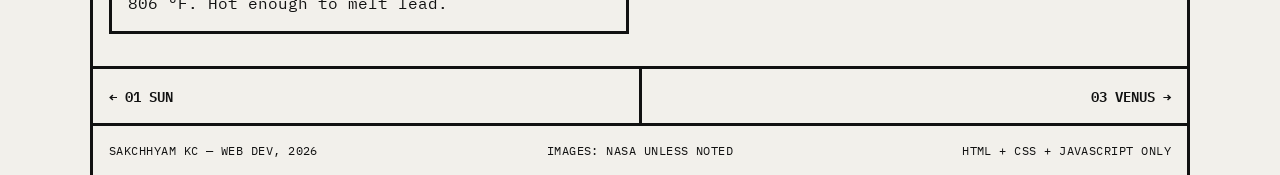
<file: mercury.html>
<!DOCTYPE html>
<html lang="en">
<head>
  <meta charset="UTF-8">
  <meta name="viewport" content="width=device-width, initial-scale=1.0">
  <title>Mercury &mdash; The Solar System</title>
  <meta name="description" content="Facts about Mercury, the smallest planet and the closest to the Sun.">

  <!-- Fonts: IBM Plex Mono for all text, Major Mono Display for the page title -->
  <link rel="preconnect" href="https://fonts.googleapis.com">
  <link rel="preconnect" href="https://fonts.gstatic.com" crossorigin>
  <link rel="stylesheet" href="https://fonts.googleapis.com/css2?family=IBM+Plex+Mono:wght@400;600&family=Major+Mono+Display&display=swap">

  <!-- Shared styles first, then this page's theme -->
  <link rel="stylesheet" href="css/main.css">
  <link rel="stylesheet" href="css/mercury.css">
</head>
<body class="mercury">
  <div class="page">

    <!-- ===== Header + navigation (the same on every page) ===== -->
    <header class="site-header">
      <div class="site-top">
        <a href="index.html">The Solar System</a>
        <span>Sakchhyam Kc</span>
      </div>
      <nav class="site-nav" aria-label="Main navigation">
        <ul>
          <li><a href="index.html"><span>00</span>Home</a></li>
          <li><a href="sun.html"><span>01</span>Sun</a></li>
          <li><a href="mercury.html" class="active" aria-current="page"><span>02</span>Mercury</a></li>
          <li><a href="venus.html"><span>03</span>Venus</a></li>
          <li><a href="earth.html"><span>04</span>Earth</a></li>
          <li><a href="moon.html"><span>05</span>Moon</a></li>
          <li><a href="mars.html"><span>06</span>Mars</a></li>
          <li><a href="jupiter.html"><span>07</span>Jupiter</a></li>
          <li><a href="saturn.html"><span>08</span>Saturn</a></li>
          <li><a href="uranus.html"><span>09</span>Uranus</a></li>
          <li><a href="neptune.html"><span>10</span>Neptune</a></li>
        </ul>
      </nav>
    </header>

    <main>
      <!-- ===== Title ===== -->
      <section class="title-block">
        <p class="index-no">02 / 10 &mdash; Planet 1</p>
        <h1>Mercury</h1>
        <p class="kicker">Smallest planet, closest to the Sun, wildest temperature swings.</p>
      </section>

      <!-- ===== Intro + facts (left) and images (right) ===== -->
      <div class="grid">
        <section class="col">
          <h2 class="label">01 &mdash; Intro</h2>
          <div class="intro">
            <p>Mercury is the smallest planet, only a little bigger than our Moon, and it's the closest one to the Sun. It whips around the Sun in just 88 days, faster than any other planet.</p>
            <p>You'd think that makes it the hottest planet, but it isn't (that's Venus). Mercury barely has an atmosphere to hold heat in, so the side facing the Sun bakes while the night side freezes. The surface is gray and covered in craters, kind of like the Moon.</p>
          </div>

          <h2 class="label">02 &mdash; Quick facts</h2>
          <table class="facts">
            <tr><th scope="row">Distance from the Sun</th><td>About 58 million km (0.4 AU)</td></tr>
            <tr><th scope="row">Diameter</th><td>4,879 km</td></tr>
            <tr><th scope="row">Length of a year</th><td>88 Earth days</td></tr>
            <tr><th scope="row">Sunrise to sunrise</th><td>176 Earth days</td></tr>
            <tr><th scope="row">Temperature</th><td>430 &deg;C day &middot; &minus;180 &deg;C night</td></tr>
            <tr><th scope="row">Moons</th><td>0</td></tr>
          </table>
        </section>

        <section class="col">
          <h2 class="label">03 &mdash; Images</h2>
          <figure tabindex="0">
            <img src="images/mercury/messenger-globe.jpg" alt="Mercury's gray, cratered surface seen from space by the MESSENGER spacecraft" width="1200" height="900">
            <figcaption>Fig. 1 &mdash; Mercury from MESSENGER</figcaption>
          </figure>
          <figure tabindex="0">
            <img src="images/mercury/craters.jpg" alt="Close-up of overlapping impact craters on Mercury's surface" width="1200" height="900">
            <figcaption>Fig. 2 &mdash; Craters on top of craters</figcaption>
          </figure>
        </section>
      </div>

      <!-- ===== Interactive feature (code in js/mercury.js) ===== -->
      <section class="feature">
        <h2 class="label">04 &mdash; Day side / night side</h2>
        <p class="feature-note">Same planet, very different weather. Flip between the side facing the Sun and the side facing away.</p>
        <button class="btn btn-accent" id="side-toggle" type="button" aria-pressed="false">Switch to night side</button>

        <div class="readout temp-readout" aria-live="polite">
          <p id="side-label">Sunlit side</p>
          <strong id="side-temp">430 &deg;C</strong>
          <p id="side-detail">806 &deg;F. Hot enough to melt lead.</p>
        </div>
      </section>
    </main>

    <!-- ===== Previous / next page ===== -->
    <nav class="pager" aria-label="Previous and next page">
      <a href="sun.html">&larr; 01 Sun</a>
      <a href="venus.html">03 Venus &rarr;</a>
    </nav>

    <footer class="site-footer">
      <span>Sakchhyam Kc &mdash; Web Dev, 2026</span>
      <span>Images: NASA unless noted</span>
      <span>HTML + CSS + JavaScript only</span>
    </footer>
  </div>

  <script src="js/mercury.js"></script>
</body>
</html>
</file>
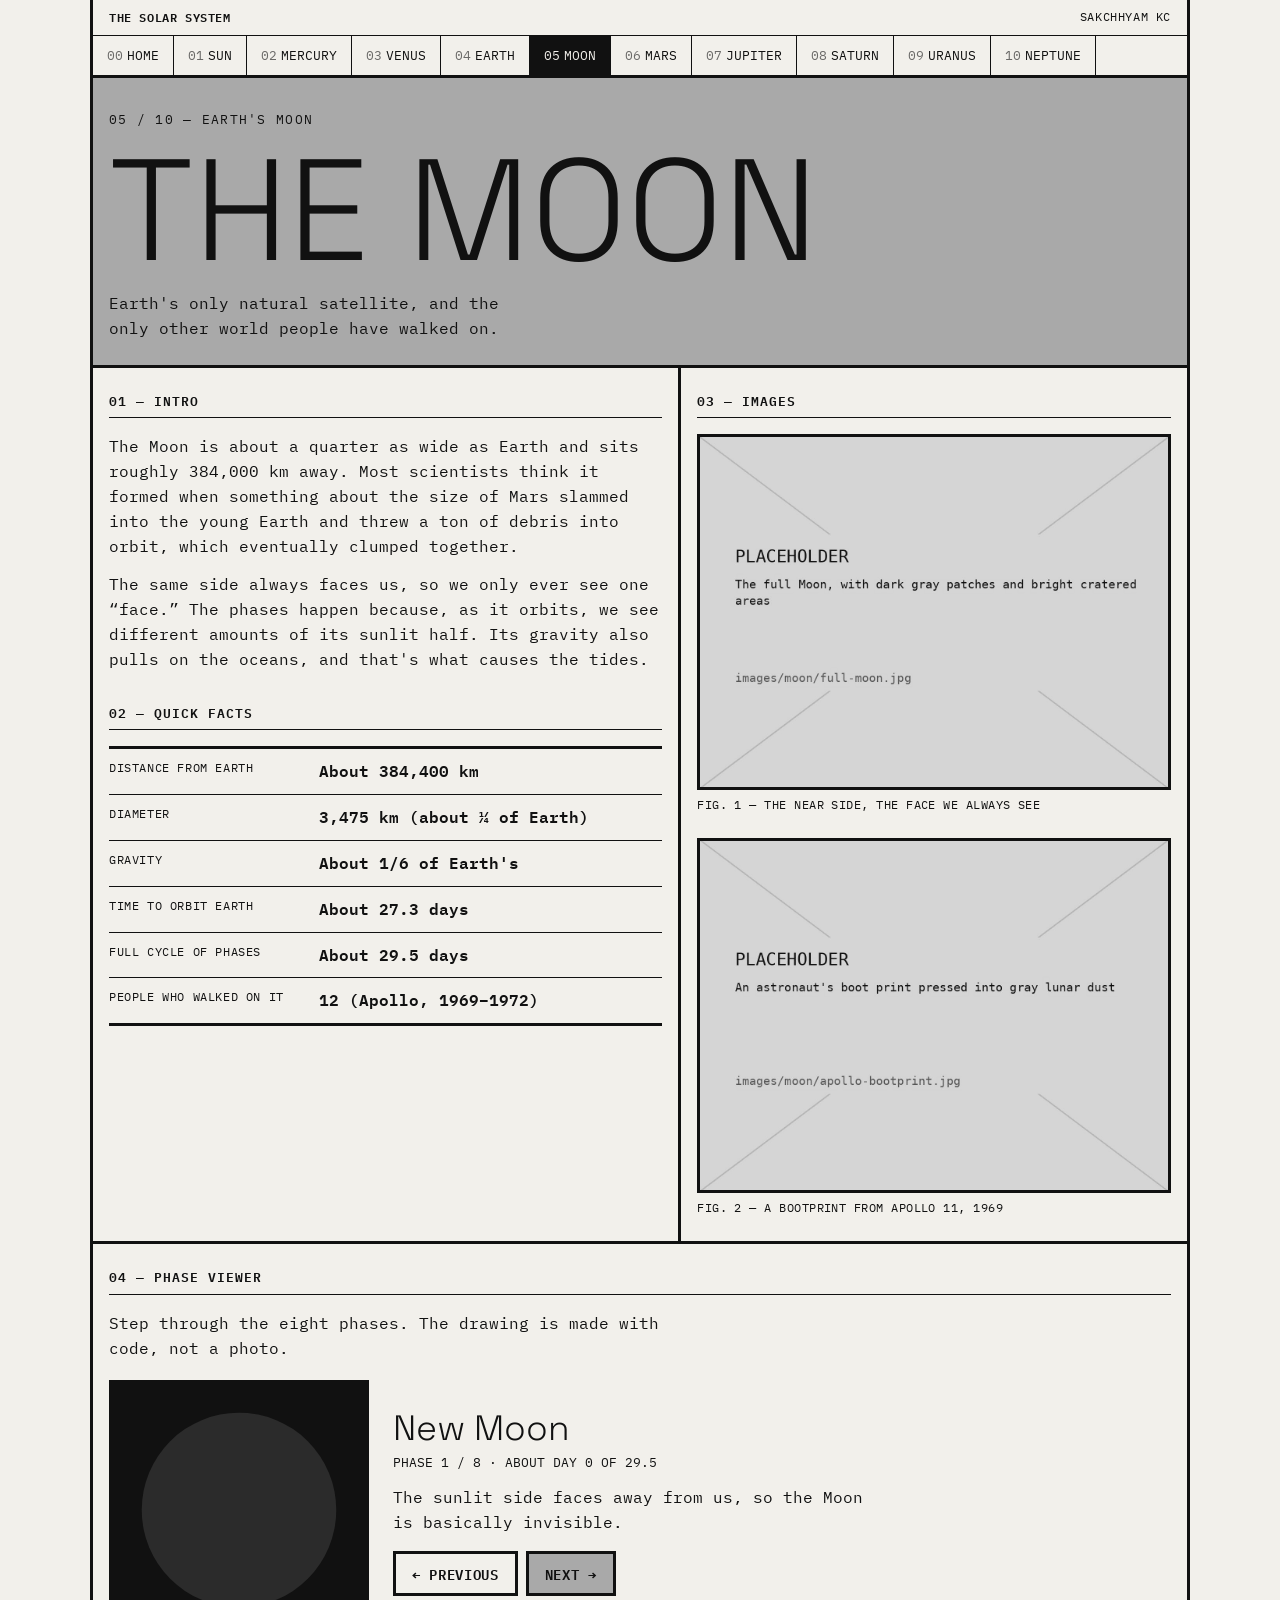
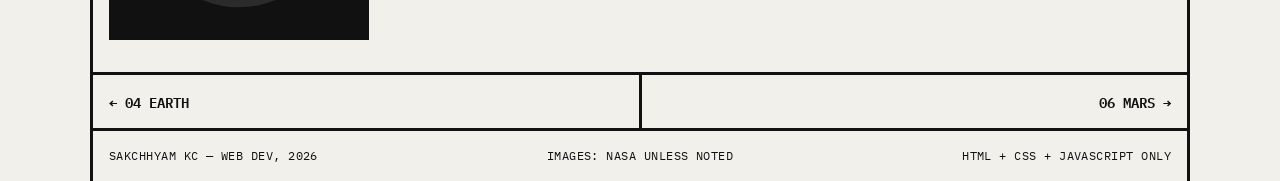
<file: moon.html>
<!DOCTYPE html>
<html lang="en">
<head>
  <meta charset="UTF-8">
  <meta name="viewport" content="width=device-width, initial-scale=1.0">
  <title>The Moon &mdash; The Solar System</title>
  <meta name="description" content="Facts about the Moon, Earth's only natural satellite.">

  <!-- Fonts: IBM Plex Mono for all text, Space Grotesk for the page title -->
  <link rel="preconnect" href="https://fonts.googleapis.com">
  <link rel="preconnect" href="https://fonts.gstatic.com" crossorigin>
  <link rel="stylesheet" href="https://fonts.googleapis.com/css2?family=IBM+Plex+Mono:wght@400;600&family=Space+Grotesk:wght@300&display=swap">

  <!-- Shared styles first, then this page's theme -->
  <link rel="stylesheet" href="css/main.css">
  <link rel="stylesheet" href="css/moon.css">
</head>
<body class="moon">
  <div class="page">

    <!-- ===== Header + navigation (the same on every page) ===== -->
    <header class="site-header">
      <div class="site-top">
        <a href="index.html">The Solar System</a>
        <span>Sakchhyam Kc</span>
      </div>
      <nav class="site-nav" aria-label="Main navigation">
        <ul>
          <li><a href="index.html"><span>00</span>Home</a></li>
          <li><a href="sun.html"><span>01</span>Sun</a></li>
          <li><a href="mercury.html"><span>02</span>Mercury</a></li>
          <li><a href="venus.html"><span>03</span>Venus</a></li>
          <li><a href="earth.html"><span>04</span>Earth</a></li>
          <li><a href="moon.html" class="active" aria-current="page"><span>05</span>Moon</a></li>
          <li><a href="mars.html"><span>06</span>Mars</a></li>
          <li><a href="jupiter.html"><span>07</span>Jupiter</a></li>
          <li><a href="saturn.html"><span>08</span>Saturn</a></li>
          <li><a href="uranus.html"><span>09</span>Uranus</a></li>
          <li><a href="neptune.html"><span>10</span>Neptune</a></li>
        </ul>
      </nav>
    </header>

    <main>
      <!-- ===== Title ===== -->
      <section class="title-block">
        <p class="index-no">05 / 10 &mdash; Earth's moon</p>
        <h1>The Moon</h1>
        <p class="kicker">Earth's only natural satellite, and the only other world people have walked on.</p>
      </section>

      <!-- ===== Intro + facts (left) and images (right) ===== -->
      <div class="grid">
        <section class="col">
          <h2 class="label">01 &mdash; Intro</h2>
          <div class="intro">
            <p>The Moon is about a quarter as wide as Earth and sits roughly 384,000 km away. Most scientists think it formed when something about the size of Mars slammed into the young Earth and threw a ton of debris into orbit, which eventually clumped together.</p>
            <p>The same side always faces us, so we only ever see one &ldquo;face.&rdquo; The phases happen because, as it orbits, we see different amounts of its sunlit half. Its gravity also pulls on the oceans, and that's what causes the tides.</p>
          </div>

          <h2 class="label">02 &mdash; Quick facts</h2>
          <table class="facts">
            <tr><th scope="row">Distance from Earth</th><td>About 384,400 km</td></tr>
            <tr><th scope="row">Diameter</th><td>3,475 km (about &frac14; of Earth)</td></tr>
            <tr><th scope="row">Gravity</th><td>About 1/6 of Earth's</td></tr>
            <tr><th scope="row">Time to orbit Earth</th><td>About 27.3 days</td></tr>
            <tr><th scope="row">Full cycle of phases</th><td>About 29.5 days</td></tr>
            <tr><th scope="row">People who walked on it</th><td>12 (Apollo, 1969&ndash;1972)</td></tr>
          </table>
        </section>

        <section class="col">
          <h2 class="label">03 &mdash; Images</h2>
          <figure tabindex="0">
            <img src="images/moon/full-moon.jpg" alt="The full Moon, with dark gray patches and bright cratered areas" width="1200" height="900">
            <figcaption>Fig. 1 &mdash; The near side, the face we always see</figcaption>
          </figure>
          <figure tabindex="0">
            <img src="images/moon/apollo-bootprint.jpg" alt="An astronaut's boot print pressed into gray lunar dust" width="1200" height="900">
            <figcaption>Fig. 2 &mdash; A bootprint from Apollo 11, 1969</figcaption>
          </figure>
        </section>
      </div>

      <!-- ===== Interactive feature (code in js/moon.js) ===== -->
      <section class="feature">
        <h2 class="label">04 &mdash; Phase viewer</h2>
        <p class="feature-note">Step through the eight phases. The drawing is made with code, not a photo.</p>

        <div class="phase-viewer">
          <div class="phase-box">
            <!-- moon.js changes the shape of the lit part -->
            <svg viewBox="-110 -110 220 220" role="img" aria-labelledby="phase-name">
              <circle class="moon-dark" r="100"></circle>
              <path class="moon-lit" id="moon-lit" d=""></path>
            </svg>
          </div>

          <div aria-live="polite">
            <p class="phase-name" id="phase-name">New Moon</p>
            <p class="phase-day" id="phase-day"></p>
            <p id="phase-text"></p>
            <div class="controls">
              <button class="btn" id="phase-prev" type="button">&larr; Previous</button>
              <button class="btn btn-accent" id="phase-next" type="button">Next &rarr;</button>
            </div>
          </div>
        </div>
      </section>
    </main>

    <!-- ===== Previous / next page ===== -->
    <nav class="pager" aria-label="Previous and next page">
      <a href="earth.html">&larr; 04 Earth</a>
      <a href="mars.html">06 Mars &rarr;</a>
    </nav>

    <footer class="site-footer">
      <span>Sakchhyam Kc &mdash; Web Dev, 2026</span>
      <span>Images: NASA unless noted</span>
      <span>HTML + CSS + JavaScript only</span>
    </footer>
  </div>

  <script src="js/moon.js"></script>
</body>
</html>
</file>
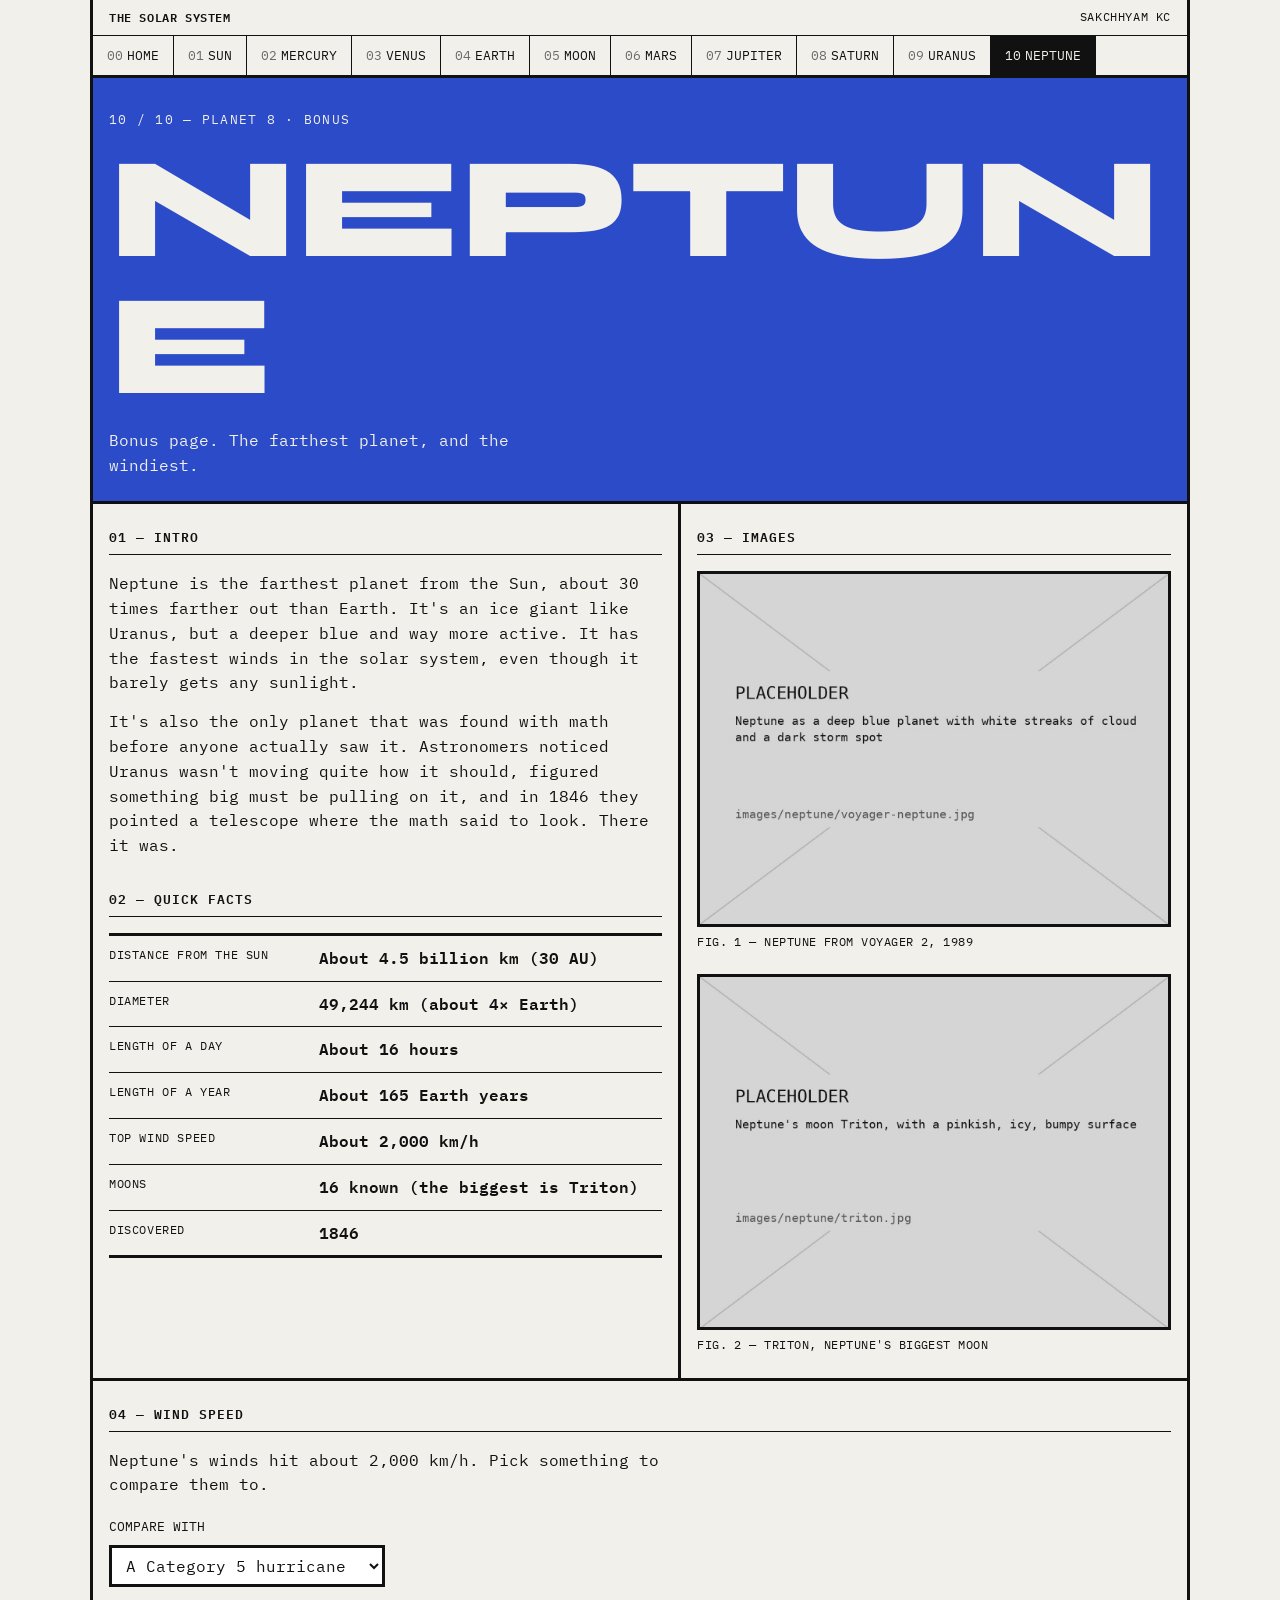
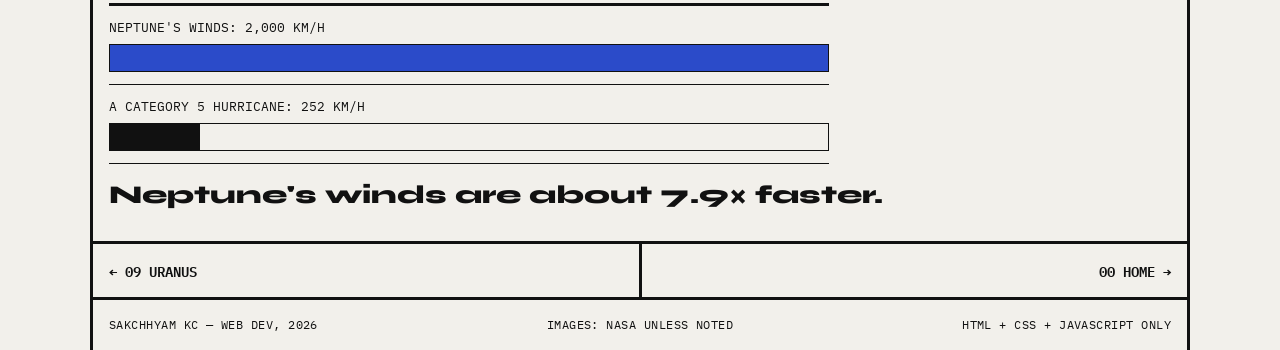
<file: neptune.html>
<!DOCTYPE html>
<html lang="en">
<head>
  <meta charset="UTF-8">
  <meta name="viewport" content="width=device-width, initial-scale=1.0">
  <title>Neptune &mdash; The Solar System</title>
  <meta name="description" content="Bonus page: facts about Neptune, the windiest and farthest planet.">

  <!-- Fonts: IBM Plex Mono for all text, Syne for the page title -->
  <link rel="preconnect" href="https://fonts.googleapis.com">
  <link rel="preconnect" href="https://fonts.gstatic.com" crossorigin>
  <link rel="stylesheet" href="https://fonts.googleapis.com/css2?family=IBM+Plex+Mono:wght@400;600&family=Syne:wght@800&display=swap">

  <!-- Shared styles first, then this page's theme -->
  <link rel="stylesheet" href="css/main.css">
  <link rel="stylesheet" href="css/neptune.css">
</head>
<body class="neptune">
  <div class="page">

    <!-- ===== Header + navigation (the same on every page) ===== -->
    <header class="site-header">
      <div class="site-top">
        <a href="index.html">The Solar System</a>
        <span>Sakchhyam Kc</span>
      </div>
      <nav class="site-nav" aria-label="Main navigation">
        <ul>
          <li><a href="index.html"><span>00</span>Home</a></li>
          <li><a href="sun.html"><span>01</span>Sun</a></li>
          <li><a href="mercury.html"><span>02</span>Mercury</a></li>
          <li><a href="venus.html"><span>03</span>Venus</a></li>
          <li><a href="earth.html"><span>04</span>Earth</a></li>
          <li><a href="moon.html"><span>05</span>Moon</a></li>
          <li><a href="mars.html"><span>06</span>Mars</a></li>
          <li><a href="jupiter.html"><span>07</span>Jupiter</a></li>
          <li><a href="saturn.html"><span>08</span>Saturn</a></li>
          <li><a href="uranus.html"><span>09</span>Uranus</a></li>
          <li><a href="neptune.html" class="active" aria-current="page"><span>10</span>Neptune</a></li>
        </ul>
      </nav>
    </header>

    <main>
      <!-- ===== Title ===== -->
      <section class="title-block">
        <p class="index-no">10 / 10 &mdash; Planet 8 &middot; Bonus</p>
        <h1>Neptune</h1>
        <p class="kicker">Bonus page. The farthest planet, and the windiest.</p>
      </section>

      <!-- ===== Intro + facts (left) and images (right) ===== -->
      <div class="grid">
        <section class="col">
          <h2 class="label">01 &mdash; Intro</h2>
          <div class="intro">
            <p>Neptune is the farthest planet from the Sun, about 30 times farther out than Earth. It's an ice giant like Uranus, but a deeper blue and way more active. It has the fastest winds in the solar system, even though it barely gets any sunlight.</p>
            <p>It's also the only planet that was found with math before anyone actually saw it. Astronomers noticed Uranus wasn't moving quite how it should, figured something big must be pulling on it, and in 1846 they pointed a telescope where the math said to look. There it was.</p>
          </div>

          <h2 class="label">02 &mdash; Quick facts</h2>
          <table class="facts">
            <tr><th scope="row">Distance from the Sun</th><td>About 4.5 billion km (30 AU)</td></tr>
            <tr><th scope="row">Diameter</th><td>49,244 km (about 4&times; Earth)</td></tr>
            <tr><th scope="row">Length of a day</th><td>About 16 hours</td></tr>
            <tr><th scope="row">Length of a year</th><td>About 165 Earth years</td></tr>
            <tr><th scope="row">Top wind speed</th><td>About 2,000 km/h</td></tr>
            <tr><th scope="row">Moons</th><td>16 known (the biggest is Triton)</td></tr>
            <tr><th scope="row">Discovered</th><td>1846</td></tr>
          </table>
        </section>

        <section class="col">
          <h2 class="label">03 &mdash; Images</h2>
          <figure tabindex="0">
            <img src="images/neptune/voyager-neptune.jpg" alt="Neptune as a deep blue planet with white streaks of cloud and a dark storm spot" width="1200" height="900">
            <figcaption>Fig. 1 &mdash; Neptune from Voyager 2, 1989</figcaption>
          </figure>
          <figure tabindex="0">
            <img src="images/neptune/triton.jpg" alt="Neptune's moon Triton, with a pinkish, icy, bumpy surface" width="1200" height="900">
            <figcaption>Fig. 2 &mdash; Triton, Neptune's biggest moon</figcaption>
          </figure>
        </section>
      </div>

      <!-- ===== Interactive feature (code in js/neptune.js) ===== -->
      <section class="feature">
        <h2 class="label">04 &mdash; Wind speed</h2>
        <p class="feature-note">Neptune's winds hit about 2,000 km/h. Pick something to compare them to.</p>

        <div class="field">
          <label for="wind-compare">Compare with</label>
          <select id="wind-compare">
            <option value="hurricane">A Category 5 hurricane</option>
            <option value="car">A car on the highway</option>
            <option value="sprinter">Usain Bolt at top speed</option>
            <option value="jet">A passenger jet</option>
            <option value="sound">The speed of sound</option>
          </select>
        </div>

        <div class="bars">
          <div class="bar-row">
            <p class="bar-label">Neptune's winds: 2,000 km/h</p>
            <div class="bar-track"><div class="bar neptune-bar"></div></div>
          </div>
          <div class="bar-row">
            <!-- neptune.js sets this label and the bar width -->
            <p class="bar-label" id="compare-label"></p>
            <div class="bar-track"><div class="bar" id="compare-bar"></div></div>
          </div>
        </div>

        <p class="wind-summary" id="wind-summary" aria-live="polite"></p>
      </section>
    </main>

    <!-- ===== Previous / next page ===== -->
    <nav class="pager" aria-label="Previous and next page">
      <a href="uranus.html">&larr; 09 Uranus</a>
      <a href="index.html">00 Home &rarr;</a>
    </nav>

    <footer class="site-footer">
      <span>Sakchhyam Kc &mdash; Web Dev, 2026</span>
      <span>Images: NASA unless noted</span>
      <span>HTML + CSS + JavaScript only</span>
    </footer>
  </div>

  <script src="js/neptune.js"></script>
</body>
</html>
</file>
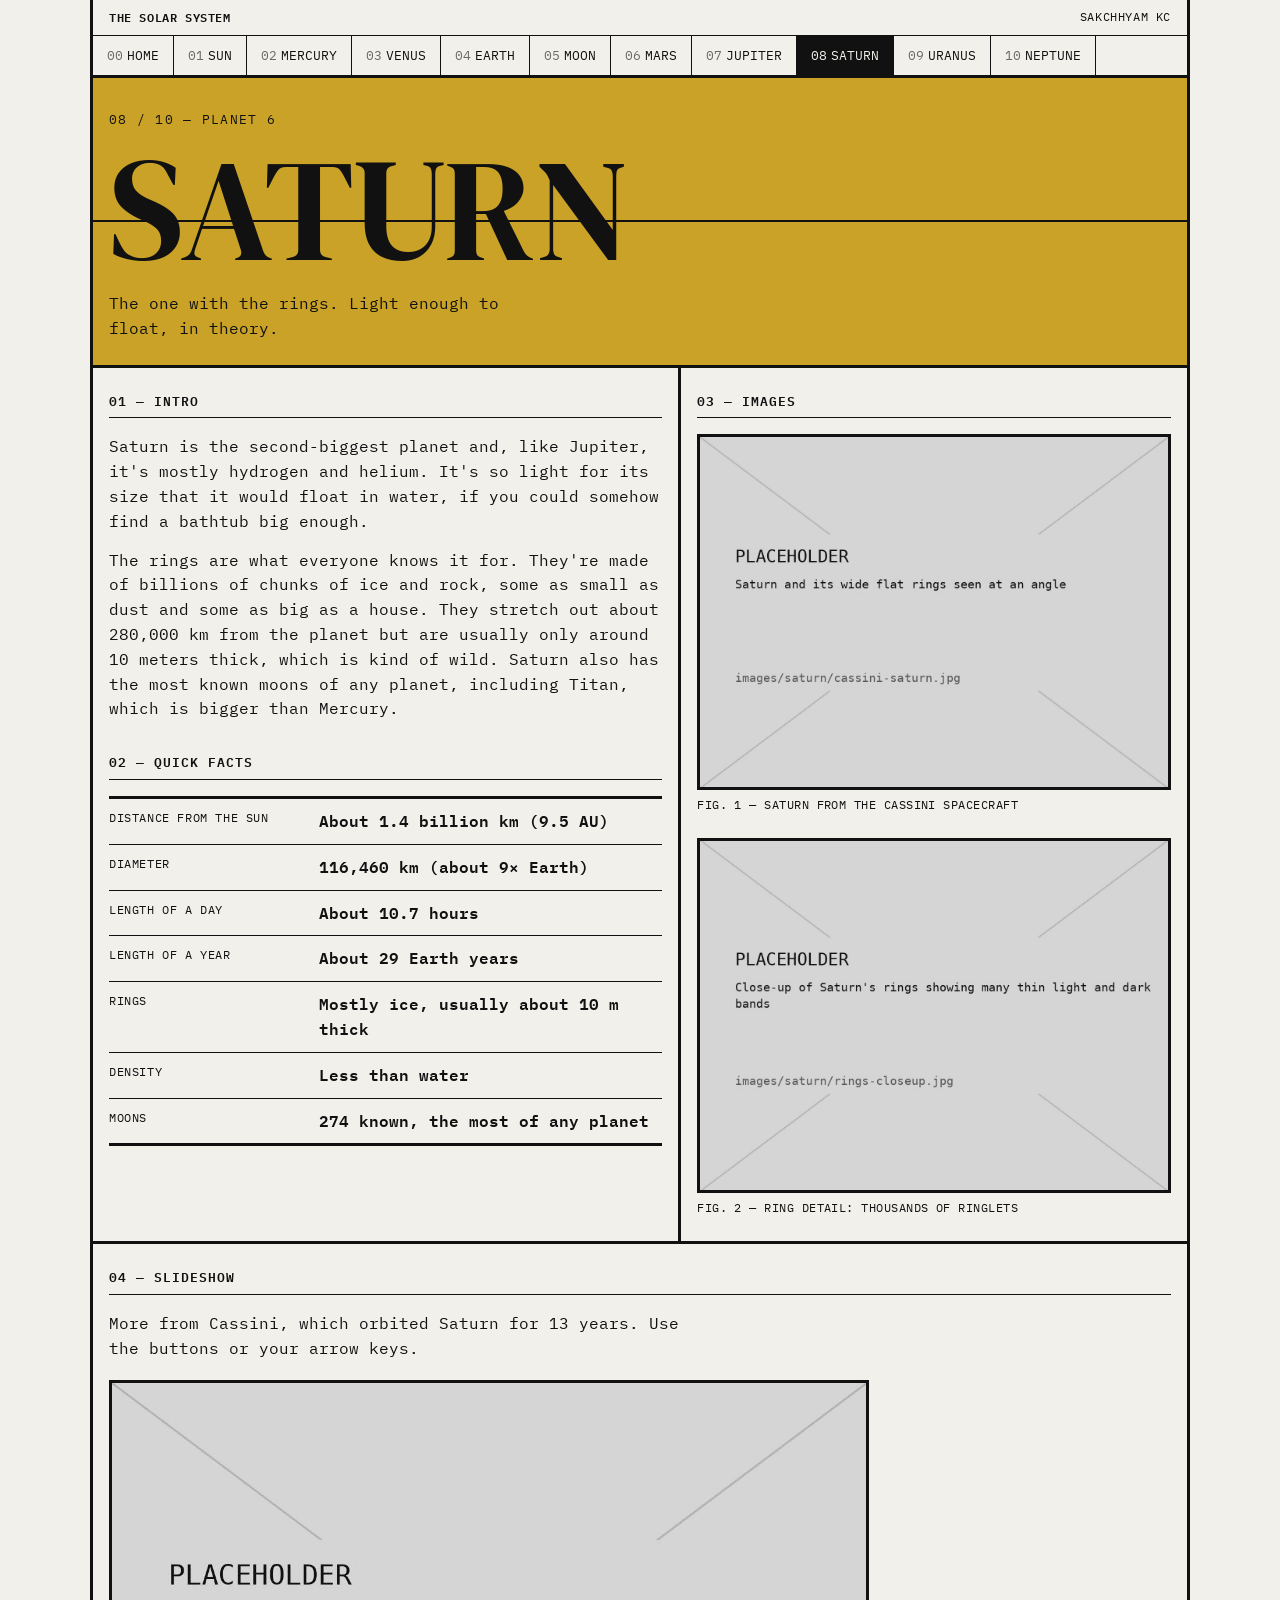
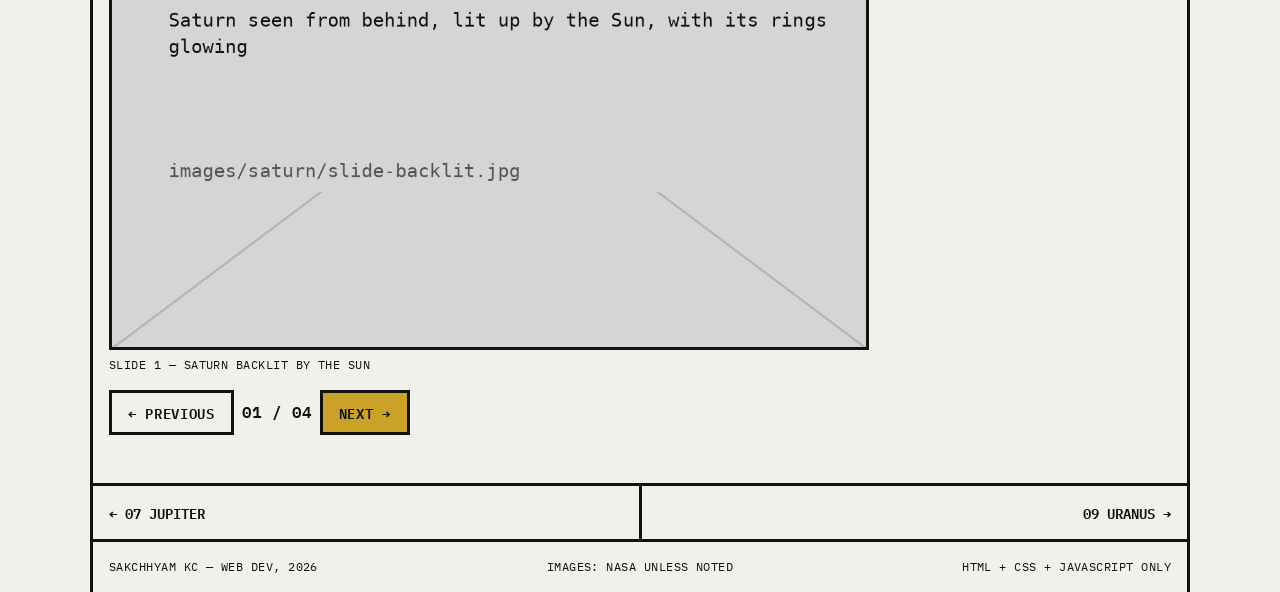
<file: saturn.html>
<!DOCTYPE html>
<html lang="en">
<head>
  <meta charset="UTF-8">
  <meta name="viewport" content="width=device-width, initial-scale=1.0">
  <title>Saturn &mdash; The Solar System</title>
  <meta name="description" content="Facts about Saturn and its rings, plus a photo slideshow.">

  <!-- Fonts: IBM Plex Mono for all text, DM Serif Display for the page title -->
  <link rel="preconnect" href="https://fonts.googleapis.com">
  <link rel="preconnect" href="https://fonts.gstatic.com" crossorigin>
  <link rel="stylesheet" href="https://fonts.googleapis.com/css2?family=IBM+Plex+Mono:wght@400;600&family=DM+Serif+Display&display=swap">

  <!-- Shared styles first, then this page's theme -->
  <link rel="stylesheet" href="css/main.css">
  <link rel="stylesheet" href="css/saturn.css">
</head>
<body class="saturn">
  <div class="page">

    <!-- ===== Header + navigation (the same on every page) ===== -->
    <header class="site-header">
      <div class="site-top">
        <a href="index.html">The Solar System</a>
        <span>Sakchhyam Kc</span>
      </div>
      <nav class="site-nav" aria-label="Main navigation">
        <ul>
          <li><a href="index.html"><span>00</span>Home</a></li>
          <li><a href="sun.html"><span>01</span>Sun</a></li>
          <li><a href="mercury.html"><span>02</span>Mercury</a></li>
          <li><a href="venus.html"><span>03</span>Venus</a></li>
          <li><a href="earth.html"><span>04</span>Earth</a></li>
          <li><a href="moon.html"><span>05</span>Moon</a></li>
          <li><a href="mars.html"><span>06</span>Mars</a></li>
          <li><a href="jupiter.html"><span>07</span>Jupiter</a></li>
          <li><a href="saturn.html" class="active" aria-current="page"><span>08</span>Saturn</a></li>
          <li><a href="uranus.html"><span>09</span>Uranus</a></li>
          <li><a href="neptune.html"><span>10</span>Neptune</a></li>
        </ul>
      </nav>
    </header>

    <main>
      <!-- ===== Title ===== -->
      <section class="title-block">
        <p class="index-no">08 / 10 &mdash; Planet 6</p>
        <h1>Saturn</h1>
        <p class="kicker">The one with the rings. Light enough to float, in theory.</p>
      </section>

      <!-- ===== Intro + facts (left) and images (right) ===== -->
      <div class="grid">
        <section class="col">
          <h2 class="label">01 &mdash; Intro</h2>
          <div class="intro">
            <p>Saturn is the second-biggest planet and, like Jupiter, it's mostly hydrogen and helium. It's so light for its size that it would float in water, if you could somehow find a bathtub big enough.</p>
            <p>The rings are what everyone knows it for. They're made of billions of chunks of ice and rock, some as small as dust and some as big as a house. They stretch out about 280,000 km from the planet but are usually only around 10 meters thick, which is kind of wild. Saturn also has the most known moons of any planet, including Titan, which is bigger than Mercury.</p>
          </div>

          <h2 class="label">02 &mdash; Quick facts</h2>
          <table class="facts">
            <tr><th scope="row">Distance from the Sun</th><td>About 1.4 billion km (9.5 AU)</td></tr>
            <tr><th scope="row">Diameter</th><td>116,460 km (about 9&times; Earth)</td></tr>
            <tr><th scope="row">Length of a day</th><td>About 10.7 hours</td></tr>
            <tr><th scope="row">Length of a year</th><td>About 29 Earth years</td></tr>
            <tr><th scope="row">Rings</th><td>Mostly ice, usually about 10 m thick</td></tr>
            <tr><th scope="row">Density</th><td>Less than water</td></tr>
            <tr><th scope="row">Moons</th><td>274 known, the most of any planet</td></tr>
          </table>
        </section>

        <section class="col">
          <h2 class="label">03 &mdash; Images</h2>
          <figure tabindex="0">
            <img src="images/saturn/cassini-saturn.jpg" alt="Saturn and its wide flat rings seen at an angle" width="1200" height="900">
            <figcaption>Fig. 1 &mdash; Saturn from the Cassini spacecraft</figcaption>
          </figure>
          <figure tabindex="0">
            <img src="images/saturn/rings-closeup.jpg" alt="Close-up of Saturn's rings showing many thin light and dark bands" width="1200" height="900">
            <figcaption>Fig. 2 &mdash; Ring detail: thousands of ringlets</figcaption>
          </figure>
        </section>
      </div>

      <!-- ===== Interactive feature (code in js/saturn.js) ===== -->
      <section class="feature">
        <h2 class="label">04 &mdash; Slideshow</h2>
        <p class="feature-note">More from Cassini, which orbited Saturn for 13 years. Use the buttons or your arrow keys.</p>

        <div class="slideshow">
          <!-- saturn.js shows one slide at a time -->
          <figure class="slide" tabindex="0">
            <img src="images/saturn/slide-backlit.jpg" alt="Saturn seen from behind, lit up by the Sun, with its rings glowing" width="1200" height="900">
            <figcaption>Slide 1 &mdash; Saturn backlit by the Sun</figcaption>
          </figure>
          <figure class="slide" tabindex="0" hidden>
            <img src="images/saturn/slide-titan.jpg" alt="Saturn's largest moon Titan, a hazy orange ball" width="1200" height="900">
            <figcaption>Slide 2 &mdash; Titan, wrapped in orange haze</figcaption>
          </figure>
          <figure class="slide" tabindex="0" hidden>
            <img src="images/saturn/slide-hexagon.jpg" alt="A six-sided storm pattern at Saturn's north pole" width="1200" height="900">
            <figcaption>Slide 3 &mdash; The hexagon storm at the north pole</figcaption>
          </figure>
          <figure class="slide" tabindex="0" hidden>
            <img src="images/saturn/slide-enceladus.jpg" alt="Saturn's small icy moon Enceladus, white with long cracks across its surface" width="1200" height="900">
            <figcaption>Slide 4 &mdash; Enceladus, an icy moon with an ocean underneath</figcaption>
          </figure>

          <div class="controls">
            <button class="btn" id="slide-prev" type="button">&larr; Previous</button>
            <span class="slide-count" id="slide-count" aria-live="polite">01 / 04</span>
            <button class="btn btn-accent" id="slide-next" type="button">Next &rarr;</button>
          </div>
        </div>
      </section>
    </main>

    <!-- ===== Previous / next page ===== -->
    <nav class="pager" aria-label="Previous and next page">
      <a href="jupiter.html">&larr; 07 Jupiter</a>
      <a href="uranus.html">09 Uranus &rarr;</a>
    </nav>

    <footer class="site-footer">
      <span>Sakchhyam Kc &mdash; Web Dev, 2026</span>
      <span>Images: NASA unless noted</span>
      <span>HTML + CSS + JavaScript only</span>
    </footer>
  </div>

  <script src="js/saturn.js"></script>
</body>
</html>
</file>
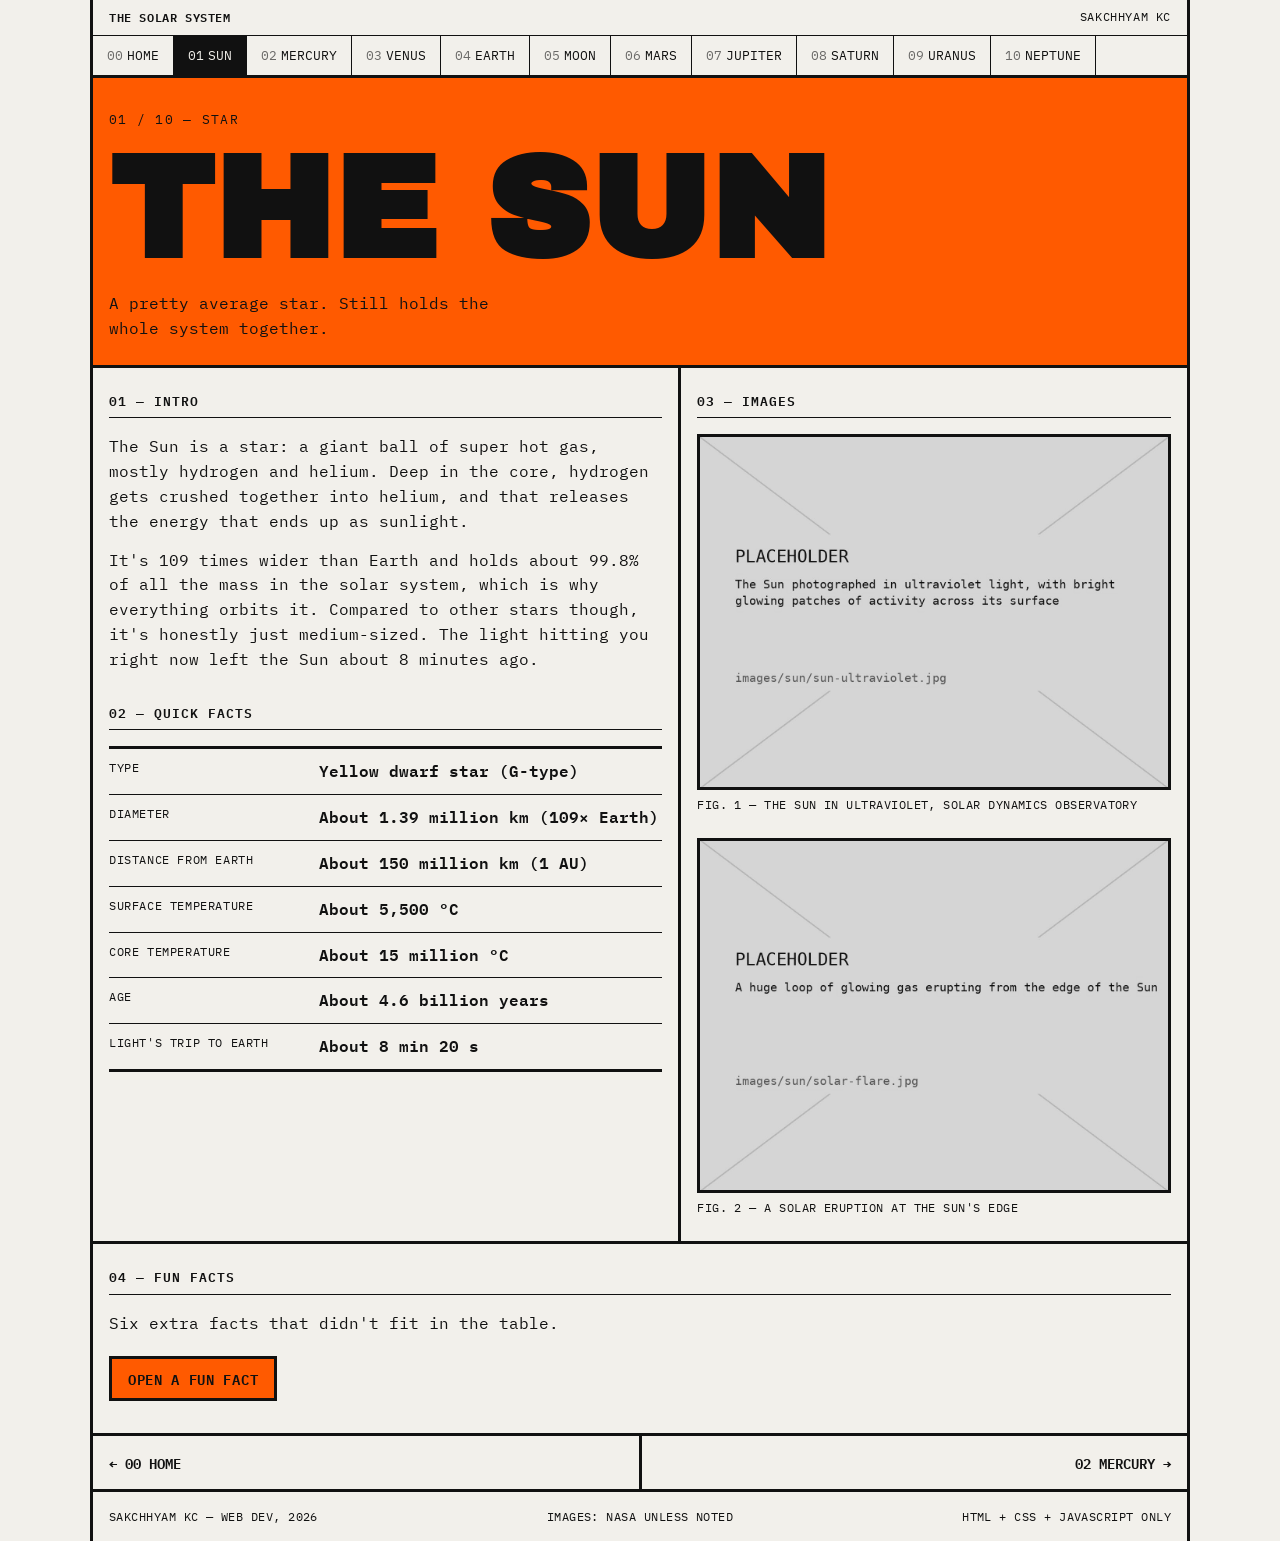
<file: sun.html>
<!DOCTYPE html>
<html lang="en">
<head>
  <meta charset="UTF-8">
  <meta name="viewport" content="width=device-width, initial-scale=1.0">
  <title>The Sun &mdash; The Solar System</title>
  <meta name="description" content="Facts about the Sun, the star at the center of the solar system.">

  <!-- Fonts: IBM Plex Mono for all text, Archivo Black for the page title -->
  <link rel="preconnect" href="https://fonts.googleapis.com">
  <link rel="preconnect" href="https://fonts.gstatic.com" crossorigin>
  <link rel="stylesheet" href="https://fonts.googleapis.com/css2?family=IBM+Plex+Mono:wght@400;600&family=Archivo+Black&display=swap">

  <!-- Shared styles first, then this page's theme -->
  <link rel="stylesheet" href="css/main.css">
  <link rel="stylesheet" href="css/sun.css">
</head>
<body class="sun">
  <div class="page">

    <!-- ===== Header + navigation (the same on every page) ===== -->
    <header class="site-header">
      <div class="site-top">
        <a href="index.html">The Solar System</a>
        <span>Sakchhyam Kc</span>
      </div>
      <nav class="site-nav" aria-label="Main navigation">
        <ul>
          <li><a href="index.html"><span>00</span>Home</a></li>
          <li><a href="sun.html" class="active" aria-current="page"><span>01</span>Sun</a></li>
          <li><a href="mercury.html"><span>02</span>Mercury</a></li>
          <li><a href="venus.html"><span>03</span>Venus</a></li>
          <li><a href="earth.html"><span>04</span>Earth</a></li>
          <li><a href="moon.html"><span>05</span>Moon</a></li>
          <li><a href="mars.html"><span>06</span>Mars</a></li>
          <li><a href="jupiter.html"><span>07</span>Jupiter</a></li>
          <li><a href="saturn.html"><span>08</span>Saturn</a></li>
          <li><a href="uranus.html"><span>09</span>Uranus</a></li>
          <li><a href="neptune.html"><span>10</span>Neptune</a></li>
        </ul>
      </nav>
    </header>

    <main>
      <!-- ===== Title ===== -->
      <section class="title-block">
        <p class="index-no">01 / 10 &mdash; Star</p>
        <h1>The Sun</h1>
        <p class="kicker">A pretty average star. Still holds the whole system together.</p>
      </section>

      <!-- ===== Intro + facts (left) and images (right) ===== -->
      <div class="grid">
        <section class="col">
          <h2 class="label">01 &mdash; Intro</h2>
          <div class="intro">
            <p>The Sun is a star: a giant ball of super hot gas, mostly hydrogen and helium. Deep in the core, hydrogen gets crushed together into helium, and that releases the energy that ends up as sunlight.</p>
            <p>It's 109 times wider than Earth and holds about 99.8% of all the mass in the solar system, which is why everything orbits it. Compared to other stars though, it's honestly just medium-sized. The light hitting you right now left the Sun about 8 minutes ago.</p>
          </div>

          <h2 class="label">02 &mdash; Quick facts</h2>
          <table class="facts">
            <tr><th scope="row">Type</th><td>Yellow dwarf star (G-type)</td></tr>
            <tr><th scope="row">Diameter</th><td>About 1.39 million km (109&times; Earth)</td></tr>
            <tr><th scope="row">Distance from Earth</th><td>About 150 million km (1 AU)</td></tr>
            <tr><th scope="row">Surface temperature</th><td>About 5,500 &deg;C</td></tr>
            <tr><th scope="row">Core temperature</th><td>About 15 million &deg;C</td></tr>
            <tr><th scope="row">Age</th><td>About 4.6 billion years</td></tr>
            <tr><th scope="row">Light's trip to Earth</th><td>About 8 min 20 s</td></tr>
          </table>
        </section>

        <section class="col">
          <h2 class="label">03 &mdash; Images</h2>
          <figure tabindex="0">
            <img src="images/sun/sun-ultraviolet.jpg" alt="The Sun photographed in ultraviolet light, with bright glowing patches of activity across its surface" width="1200" height="900">
            <figcaption>Fig. 1 &mdash; The Sun in ultraviolet, Solar Dynamics Observatory</figcaption>
          </figure>
          <figure tabindex="0">
            <img src="images/sun/solar-flare.jpg" alt="A huge loop of glowing gas erupting from the edge of the Sun" width="1200" height="900">
            <figcaption>Fig. 2 &mdash; A solar eruption at the Sun's edge</figcaption>
          </figure>
        </section>
      </div>

      <!-- ===== Interactive feature (code in js/sun.js) ===== -->
      <section class="feature">
        <h2 class="label">04 &mdash; Fun facts</h2>
        <p class="feature-note">Six extra facts that didn't fit in the table.</p>
        <button class="btn btn-accent" id="open-fact" type="button">Open a fun fact</button>

        <!-- The pop-up. It stays hidden until sun.js shows it. -->
        <div class="modal-backdrop" id="fact-modal" hidden>
          <div class="modal" role="dialog" aria-modal="true" aria-labelledby="fact-title">
            <div class="modal-head">
              <span id="fact-title">Sun fact <span id="fact-count">01 / 06</span></span>
              <button class="btn" id="close-fact" type="button" aria-label="Close">X</button>
            </div>
            <p class="modal-body" id="fact-text"></p>
            <div class="controls">
              <button class="btn btn-accent" id="next-fact" type="button">Next fact</button>
            </div>
          </div>
        </div>
      </section>
    </main>

    <!-- ===== Previous / next page ===== -->
    <nav class="pager" aria-label="Previous and next page">
      <a href="index.html">&larr; 00 Home</a>
      <a href="mercury.html">02 Mercury &rarr;</a>
    </nav>

    <footer class="site-footer">
      <span>Sakchhyam Kc &mdash; Web Dev, 2026</span>
      <span>Images: NASA unless noted</span>
      <span>HTML + CSS + JavaScript only</span>
    </footer>
  </div>

  <script src="js/sun.js"></script>
</body>
</html>
</file>
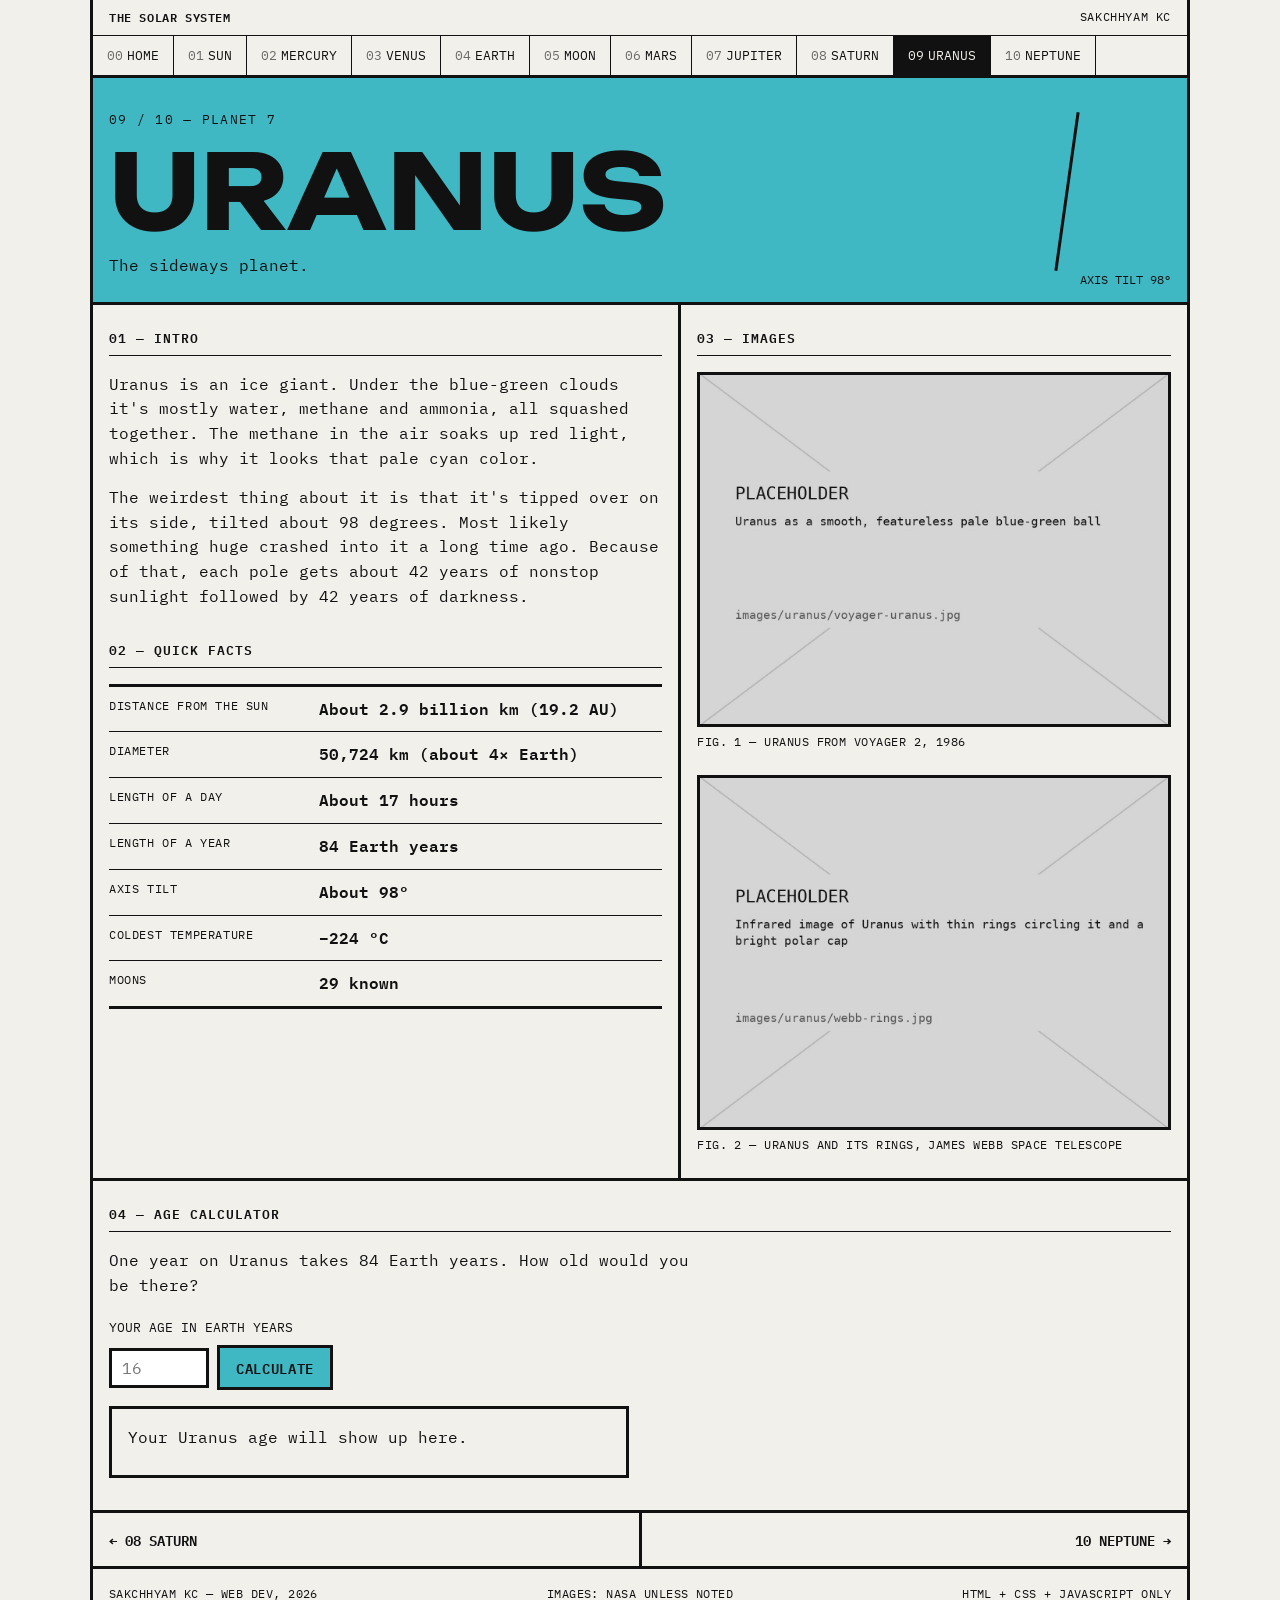
<file: uranus.html>
<!DOCTYPE html>
<html lang="en">
<head>
  <meta charset="UTF-8">
  <meta name="viewport" content="width=device-width, initial-scale=1.0">
  <title>Uranus &mdash; The Solar System</title>
  <meta name="description" content="Facts about Uranus, the planet that spins on its side.">

  <!-- Fonts: IBM Plex Mono for all text, Unbounded for the page title -->
  <link rel="preconnect" href="https://fonts.googleapis.com">
  <link rel="preconnect" href="https://fonts.gstatic.com" crossorigin>
  <link rel="stylesheet" href="https://fonts.googleapis.com/css2?family=IBM+Plex+Mono:wght@400;600&family=Unbounded:wght@700&display=swap">

  <!-- Shared styles first, then this page's theme -->
  <link rel="stylesheet" href="css/main.css">
  <link rel="stylesheet" href="css/uranus.css">
</head>
<body class="uranus">
  <div class="page">

    <!-- ===== Header + navigation (the same on every page) ===== -->
    <header class="site-header">
      <div class="site-top">
        <a href="index.html">The Solar System</a>
        <span>Sakchhyam Kc</span>
      </div>
      <nav class="site-nav" aria-label="Main navigation">
        <ul>
          <li><a href="index.html"><span>00</span>Home</a></li>
          <li><a href="sun.html"><span>01</span>Sun</a></li>
          <li><a href="mercury.html"><span>02</span>Mercury</a></li>
          <li><a href="venus.html"><span>03</span>Venus</a></li>
          <li><a href="earth.html"><span>04</span>Earth</a></li>
          <li><a href="moon.html"><span>05</span>Moon</a></li>
          <li><a href="mars.html"><span>06</span>Mars</a></li>
          <li><a href="jupiter.html"><span>07</span>Jupiter</a></li>
          <li><a href="saturn.html"><span>08</span>Saturn</a></li>
          <li><a href="uranus.html" class="active" aria-current="page"><span>09</span>Uranus</a></li>
          <li><a href="neptune.html"><span>10</span>Neptune</a></li>
        </ul>
      </nav>
    </header>

    <main>
      <!-- ===== Title ===== -->
      <section class="title-block">
        <p class="index-no">09 / 10 &mdash; Planet 7</p>
        <h1>Uranus</h1>
        <p class="kicker">The sideways planet.</p>
        <span class="axis" aria-hidden="true"></span>
        <span class="axis-label" aria-hidden="true">Axis tilt 98&deg;</span>
      </section>

      <!-- ===== Intro + facts (left) and images (right) ===== -->
      <div class="grid">
        <section class="col">
          <h2 class="label">01 &mdash; Intro</h2>
          <div class="intro">
            <p>Uranus is an ice giant. Under the blue-green clouds it's mostly water, methane and ammonia, all squashed together. The methane in the air soaks up red light, which is why it looks that pale cyan color.</p>
            <p>The weirdest thing about it is that it's tipped over on its side, tilted about 98 degrees. Most likely something huge crashed into it a long time ago. Because of that, each pole gets about 42 years of nonstop sunlight followed by 42 years of darkness.</p>
          </div>

          <h2 class="label">02 &mdash; Quick facts</h2>
          <table class="facts">
            <tr><th scope="row">Distance from the Sun</th><td>About 2.9 billion km (19.2 AU)</td></tr>
            <tr><th scope="row">Diameter</th><td>50,724 km (about 4&times; Earth)</td></tr>
            <tr><th scope="row">Length of a day</th><td>About 17 hours</td></tr>
            <tr><th scope="row">Length of a year</th><td>84 Earth years</td></tr>
            <tr><th scope="row">Axis tilt</th><td>About 98&deg;</td></tr>
            <tr><th scope="row">Coldest temperature</th><td>&minus;224 &deg;C</td></tr>
            <tr><th scope="row">Moons</th><td>29 known</td></tr>
          </table>
        </section>

        <section class="col">
          <h2 class="label">03 &mdash; Images</h2>
          <figure tabindex="0">
            <img src="images/uranus/voyager-uranus.jpg" alt="Uranus as a smooth, featureless pale blue-green ball" width="1200" height="900">
            <figcaption>Fig. 1 &mdash; Uranus from Voyager 2, 1986</figcaption>
          </figure>
          <figure tabindex="0">
            <img src="images/uranus/webb-rings.jpg" alt="Infrared image of Uranus with thin rings circling it and a bright polar cap" width="1200" height="900">
            <figcaption>Fig. 2 &mdash; Uranus and its rings, James Webb Space Telescope</figcaption>
          </figure>
        </section>
      </div>

      <!-- ===== Interactive feature (code in js/uranus.js) ===== -->
      <section class="feature">
        <h2 class="label">04 &mdash; Age calculator</h2>
        <p class="feature-note">One year on Uranus takes 84 Earth years. How old would you be there?</p>

        <form class="calc" id="age-form">
          <div class="field">
            <label for="earth-age">Your age in Earth years</label>
            <input type="number" id="earth-age" min="0" max="130" step="any" placeholder="16">
            <button class="btn btn-accent" type="submit">Calculate</button>
          </div>
          <!-- uranus.js writes the answer in here -->
          <div class="readout" id="age-result" aria-live="polite">
            <p>Your Uranus age will show up here.</p>
          </div>
        </form>
      </section>
    </main>

    <!-- ===== Previous / next page ===== -->
    <nav class="pager" aria-label="Previous and next page">
      <a href="saturn.html">&larr; 08 Saturn</a>
      <a href="neptune.html">10 Neptune &rarr;</a>
    </nav>

    <footer class="site-footer">
      <span>Sakchhyam Kc &mdash; Web Dev, 2026</span>
      <span>Images: NASA unless noted</span>
      <span>HTML + CSS + JavaScript only</span>
    </footer>
  </div>

  <script src="js/uranus.js"></script>
</body>
</html>
</file>
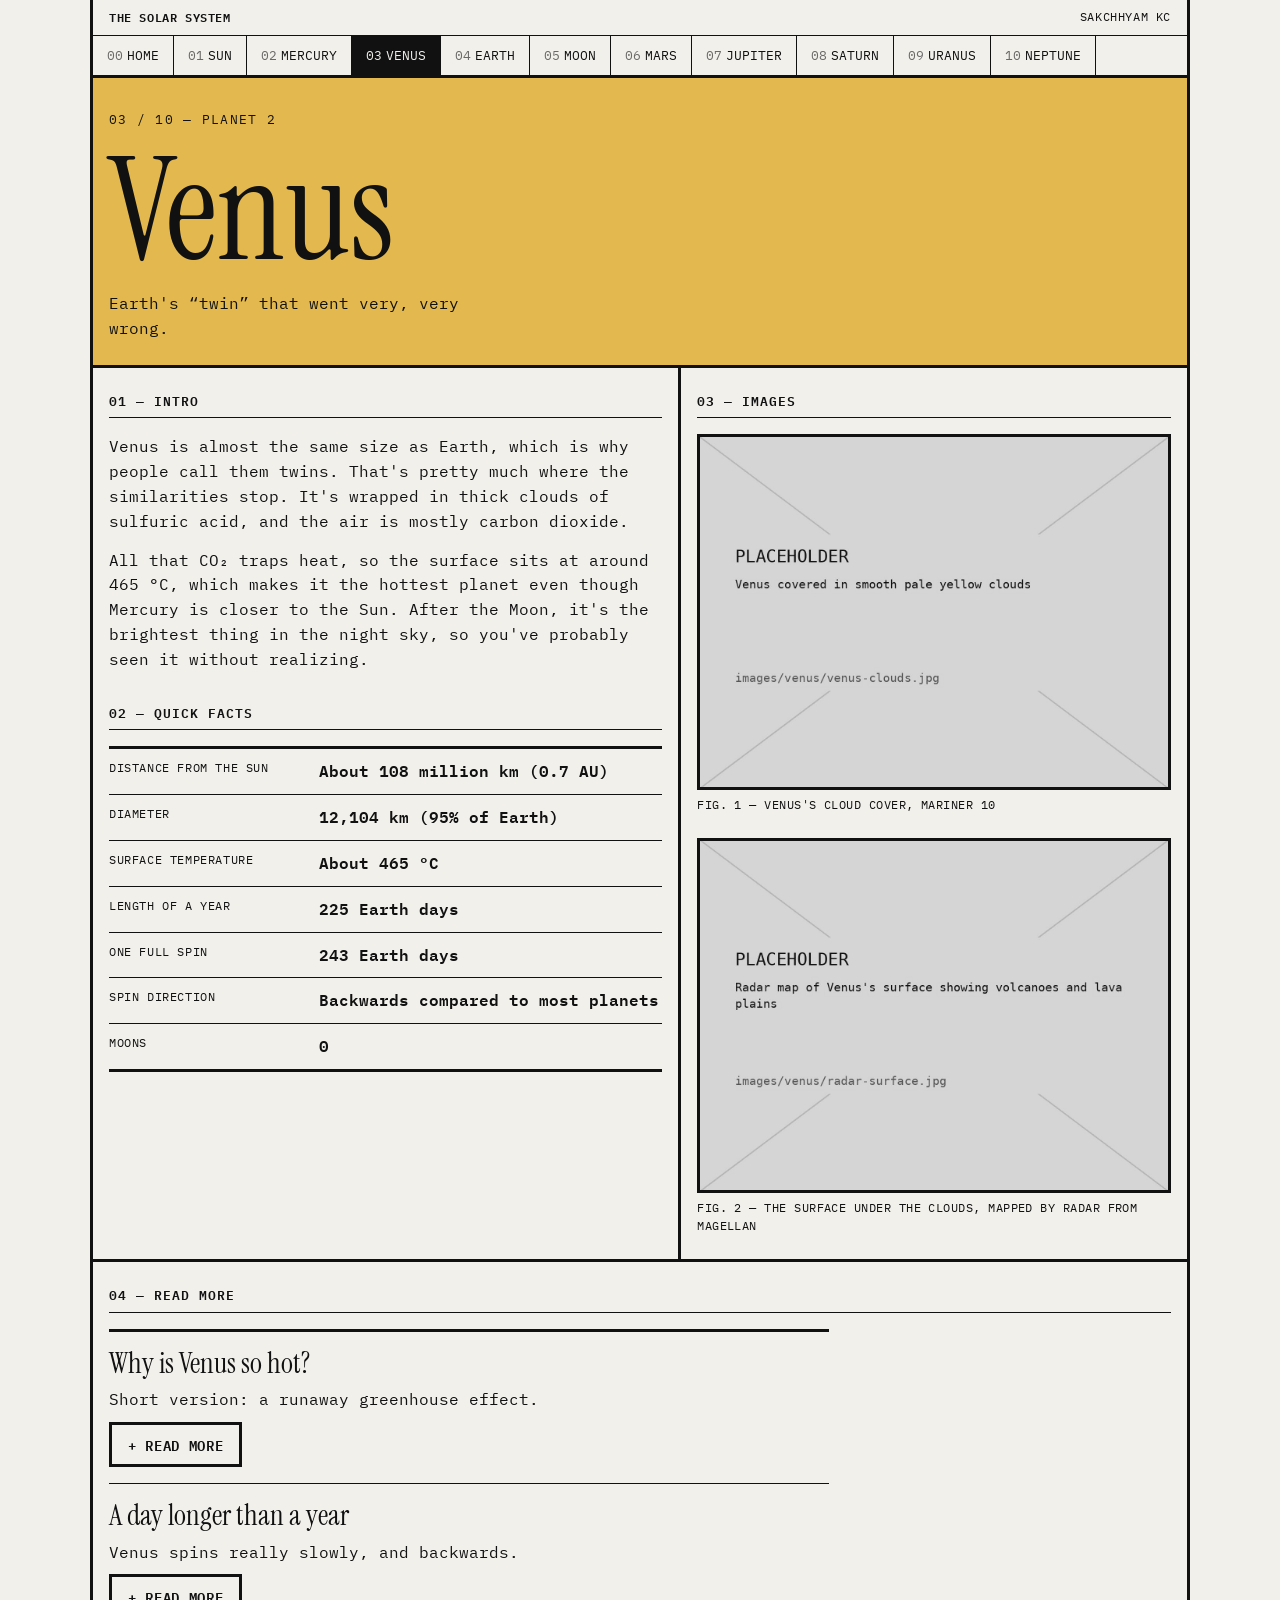
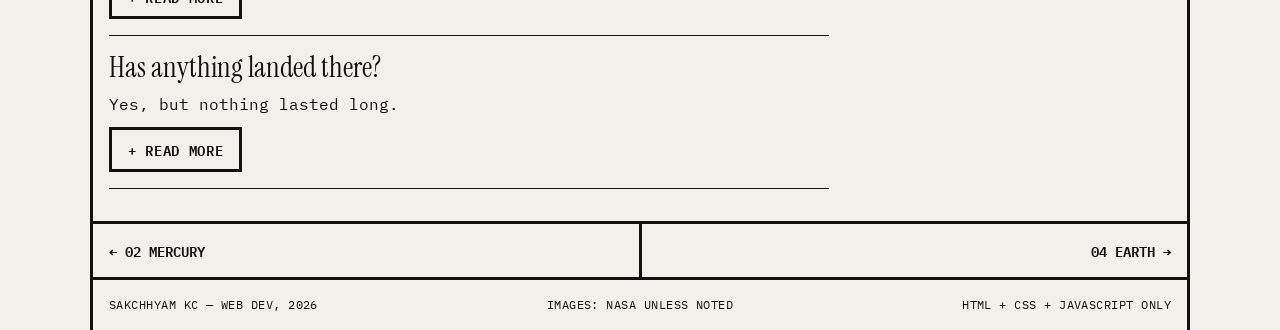
<file: venus.html>
<!DOCTYPE html>
<html lang="en">
<head>
  <meta charset="UTF-8">
  <meta name="viewport" content="width=device-width, initial-scale=1.0">
  <title>Venus &mdash; The Solar System</title>
  <meta name="description" content="Facts about Venus, the hottest planet in the solar system.">

  <!-- Fonts: IBM Plex Mono for all text, Instrument Serif for the page title -->
  <link rel="preconnect" href="https://fonts.googleapis.com">
  <link rel="preconnect" href="https://fonts.gstatic.com" crossorigin>
  <link rel="stylesheet" href="https://fonts.googleapis.com/css2?family=IBM+Plex+Mono:wght@400;600&family=Instrument+Serif&display=swap">

  <!-- Shared styles first, then this page's theme -->
  <link rel="stylesheet" href="css/main.css">
  <link rel="stylesheet" href="css/venus.css">
</head>
<body class="venus">
  <div class="page">

    <!-- ===== Header + navigation (the same on every page) ===== -->
    <header class="site-header">
      <div class="site-top">
        <a href="index.html">The Solar System</a>
        <span>Sakchhyam Kc</span>
      </div>
      <nav class="site-nav" aria-label="Main navigation">
        <ul>
          <li><a href="index.html"><span>00</span>Home</a></li>
          <li><a href="sun.html"><span>01</span>Sun</a></li>
          <li><a href="mercury.html"><span>02</span>Mercury</a></li>
          <li><a href="venus.html" class="active" aria-current="page"><span>03</span>Venus</a></li>
          <li><a href="earth.html"><span>04</span>Earth</a></li>
          <li><a href="moon.html"><span>05</span>Moon</a></li>
          <li><a href="mars.html"><span>06</span>Mars</a></li>
          <li><a href="jupiter.html"><span>07</span>Jupiter</a></li>
          <li><a href="saturn.html"><span>08</span>Saturn</a></li>
          <li><a href="uranus.html"><span>09</span>Uranus</a></li>
          <li><a href="neptune.html"><span>10</span>Neptune</a></li>
        </ul>
      </nav>
    </header>

    <main>
      <!-- ===== Title ===== -->
      <section class="title-block">
        <p class="index-no">03 / 10 &mdash; Planet 2</p>
        <h1>Venus</h1>
        <p class="kicker">Earth's &ldquo;twin&rdquo; that went very, very wrong.</p>
      </section>

      <!-- ===== Intro + facts (left) and images (right) ===== -->
      <div class="grid">
        <section class="col">
          <h2 class="label">01 &mdash; Intro</h2>
          <div class="intro">
            <p>Venus is almost the same size as Earth, which is why people call them twins. That's pretty much where the similarities stop. It's wrapped in thick clouds of sulfuric acid, and the air is mostly carbon dioxide.</p>
            <p>All that CO&#8322; traps heat, so the surface sits at around 465 &deg;C, which makes it the hottest planet even though Mercury is closer to the Sun. After the Moon, it's the brightest thing in the night sky, so you've probably seen it without realizing.</p>
          </div>

          <h2 class="label">02 &mdash; Quick facts</h2>
          <table class="facts">
            <tr><th scope="row">Distance from the Sun</th><td>About 108 million km (0.7 AU)</td></tr>
            <tr><th scope="row">Diameter</th><td>12,104 km (95% of Earth)</td></tr>
            <tr><th scope="row">Surface temperature</th><td>About 465 &deg;C</td></tr>
            <tr><th scope="row">Length of a year</th><td>225 Earth days</td></tr>
            <tr><th scope="row">One full spin</th><td>243 Earth days</td></tr>
            <tr><th scope="row">Spin direction</th><td>Backwards compared to most planets</td></tr>
            <tr><th scope="row">Moons</th><td>0</td></tr>
          </table>
        </section>

        <section class="col">
          <h2 class="label">03 &mdash; Images</h2>
          <figure tabindex="0">
            <img src="images/venus/venus-clouds.jpg" alt="Venus covered in smooth pale yellow clouds" width="1200" height="900">
            <figcaption>Fig. 1 &mdash; Venus's cloud cover, Mariner 10</figcaption>
          </figure>
          <figure tabindex="0">
            <img src="images/venus/radar-surface.jpg" alt="Radar map of Venus's surface showing volcanoes and lava plains" width="1200" height="900">
            <figcaption>Fig. 2 &mdash; The surface under the clouds, mapped by radar from Magellan</figcaption>
          </figure>
        </section>
      </div>

      <!-- ===== Interactive feature (code in js/venus.js) ===== -->
      <section class="feature">
        <h2 class="label">04 &mdash; Read more</h2>
        <div class="more-list">
          <article class="more-item">
            <h3>Why is Venus so hot?</h3>
            <p>Short version: a runaway greenhouse effect.</p>
            <button class="btn read-more" type="button" aria-expanded="false" aria-controls="more-1">+ Read more</button>
            <div class="more-panel" id="more-1" hidden>
              <p>Sunlight gets through the clouds and heats the ground. The ground tries to give that heat back off as infrared, but the super thick carbon dioxide air traps it. The heat keeps piling up with nowhere to go.</p>
              <p>The result is around 465 &deg;C everywhere, day or night, poles or equator. That's hotter than a pizza oven.</p>
            </div>
          </article>

          <article class="more-item">
            <h3>A day longer than a year</h3>
            <p>Venus spins really slowly, and backwards.</p>
            <button class="btn read-more" type="button" aria-expanded="false" aria-controls="more-2">+ Read more</button>
            <div class="more-panel" id="more-2" hidden>
              <p>It takes Venus 243 Earth days to spin around once, but only 225 Earth days to orbit the Sun. So one spin takes longer than a whole year.</p>
              <p>It also spins the opposite way from Earth, which means on Venus the Sun would rise in the west and set in the east.</p>
            </div>
          </article>

          <article class="more-item">
            <h3>Has anything landed there?</h3>
            <p>Yes, but nothing lasted long.</p>
            <button class="btn read-more" type="button" aria-expanded="false" aria-controls="more-3">+ Read more</button>
            <div class="more-panel" id="more-3" hidden>
              <p>The Soviet Union landed several Venera probes in the 1970s and 80s. The air pressure on the surface is about 90 times Earth's, like being almost a kilometer deep in the ocean.</p>
              <p>The record holder, Venera 13, survived about 2 hours and sent back the first color photos of the surface before the heat and pressure killed it.</p>
            </div>
          </article>
        </div>
      </section>
    </main>

    <!-- ===== Previous / next page ===== -->
    <nav class="pager" aria-label="Previous and next page">
      <a href="mercury.html">&larr; 02 Mercury</a>
      <a href="earth.html">04 Earth &rarr;</a>
    </nav>

    <footer class="site-footer">
      <span>Sakchhyam Kc &mdash; Web Dev, 2026</span>
      <span>Images: NASA unless noted</span>
      <span>HTML + CSS + JavaScript only</span>
    </footer>
  </div>

  <script src="js/venus.js"></script>
</body>
</html>
</file>
<file: css/main.css>
/* ============================================================
   main.css
   Shared styles for every page of the site.

   Each page also loads its own theme file (e.g. css/mars.css).
   A theme file mostly just changes these variables:
     --accent        the planet's color
     --on-accent     text color used on top of the accent
     --heading-font  the planet's title font
   ============================================================ */

/* ---------- 1. Variables ---------- */
:root {
  --paper: #f2f0eb;      /* page background */
  --ink: #111111;        /* text and lines */
  --accent: #111111;     /* replaced by each page */
  --on-accent: #f2f0eb;
  --heading-font: "IBM Plex Mono", "Courier New", monospace;
  --mono: "IBM Plex Mono", "Courier New", monospace;
}

/* Line styles are set on <body> (not :root) so they pick up the
   page's own --ink color, e.g. white lines on the dark homepage */
body {
  --rule: 3px solid var(--ink);   /* thick line */
  --thin: 1px solid var(--ink);   /* thin line */
}

/* ---------- 2. Reset ---------- */
* {
  box-sizing: border-box;
  margin: 0;
  padding: 0;
}

body {
  background: var(--paper);
  color: var(--ink);
  font-family: var(--mono);
  font-size: 16px;
  line-height: 1.55;
}

img {
  display: block;
  max-width: 100%;
  height: auto;
}

a {
  color: inherit;
}

/* Keyboard users can always see where they are */
:focus-visible {
  outline: 3px solid var(--ink);
  outline-offset: 2px;
}

/* Everything sits inside one bordered column */
.page {
  max-width: 1100px;
  margin: 0 auto;
  border-left: var(--rule);
  border-right: var(--rule);
  min-height: 100vh;
}

/* ---------- 3. Header + navigation ---------- */
.site-header {
  border-bottom: var(--rule);
}

.site-top {
  display: flex;
  justify-content: space-between;
  gap: 16px;
  padding: 8px 16px;
  font-size: 0.75rem;
  text-transform: uppercase;
  letter-spacing: 0.05em;
  border-bottom: var(--thin);
}

.site-top a {
  text-decoration: none;
  font-weight: 600;
}

.site-nav ul {
  list-style: none;
  display: flex;
  flex-wrap: wrap;
}

.site-nav a {
  display: block;
  padding: 10px 14px;
  font-size: 0.8rem;
  text-transform: uppercase;
  text-decoration: none;
  border-right: var(--thin);
  border-bottom: var(--thin);
  margin-bottom: -1px;   /* stops double lines when the nav wraps */
}

.site-nav a span {
  opacity: 0.6;
  margin-right: 4px;
}

/* Hover and the current page are both shown by inverting colors */
.site-nav a:hover,
.site-nav a.active {
  background: var(--ink);
  color: var(--paper);
}

.site-nav a.active span {
  opacity: 1;
}

/* ---------- 4. Title block ---------- */
.title-block {
  background: var(--accent);
  color: var(--on-accent);
  padding: 32px 16px 24px;
  border-bottom: var(--rule);
}

.index-no {
  font-size: 0.8rem;
  text-transform: uppercase;
  letter-spacing: 0.1em;
}

h1 {
  font-family: var(--heading-font);
  font-size: clamp(3.2rem, 13vw, 9rem);
  line-height: 0.95;
  text-transform: uppercase;
  margin: 12px 0;
  overflow-wrap: anywhere;
}

.kicker {
  font-size: 1rem;
  max-width: 40ch;
}

/* ---------- 5. Main two-column grid ---------- */
.grid {
  display: grid;
  grid-template-columns: 1fr;
  border-bottom: var(--rule);
}

.col {
  padding: 24px 16px;
  min-width: 0;
}

/* On wider screens: text on the left, images on the right */
@media (min-width: 800px) {
  .grid {
    grid-template-columns: 1.15fr 1fr;
  }

  .grid .col + .col {
    border-left: var(--rule);
  }
}

/* Small numbered section labels, e.g. "01 — Intro" */
.label {
  font-family: var(--mono);
  font-size: 0.8rem;
  font-weight: 600;
  text-transform: uppercase;
  letter-spacing: 0.08em;
  padding-bottom: 6px;
  margin-bottom: 16px;
  border-bottom: var(--thin);
}

.intro p {
  margin-bottom: 14px;
  max-width: 60ch;
}

.intro + .label {
  margin-top: 32px;
}

/* ---------- 6. Facts table ---------- */
.facts {
  width: 100%;
  border-collapse: collapse;
  border-top: var(--rule);
  border-bottom: var(--rule);
}

.facts th,
.facts td {
  text-align: left;
  vertical-align: top;
  padding: 10px 0;
  border-bottom: var(--thin);
}

.facts th {
  width: 38%;
  padding-right: 12px;
  font-size: 0.75rem;
  font-weight: 400;
  text-transform: uppercase;
  letter-spacing: 0.05em;
}

.facts td {
  font-weight: 600;
}

.facts tr:last-child th,
.facts tr:last-child td {
  border-bottom: none;
}

/* ---------- 7. Images ---------- */
figure {
  margin-bottom: 24px;
}

figure:last-child {
  margin-bottom: 0;
}

/* Photos are black and white until you hover (or tap on a phone) */
figure img {
  width: 100%;
  aspect-ratio: 4 / 3;
  object-fit: cover;
  border: var(--rule);
  filter: grayscale(1);
}

figure:hover img,
figure:focus img,
figure:focus-within img {
  filter: none;
}

figcaption {
  font-size: 0.72rem;
  text-transform: uppercase;
  letter-spacing: 0.04em;
  padding-top: 6px;
}

/* ---------- 8. Interactive feature section ---------- */
.feature {
  padding: 24px 16px 32px;
  border-bottom: var(--rule);
}

.feature-note {
  max-width: 60ch;
  margin-bottom: 20px;
}

.controls {
  display: flex;
  flex-wrap: wrap;
  gap: 8px;
  align-items: center;
  margin: 16px 0;
}

/* Square, flat buttons. They invert on hover, no animation. */
.btn {
  font-family: var(--mono);
  font-size: 0.85rem;
  font-weight: 600;
  text-transform: uppercase;
  letter-spacing: 0.05em;
  background: var(--paper);
  color: var(--ink);
  border: var(--rule);
  border-radius: 0;
  padding: 8px 16px;
  cursor: pointer;
}

.btn:hover {
  background: var(--ink);
  color: var(--paper);
}

.btn-accent {
  background: var(--accent);
  color: var(--on-accent);
}

.btn:disabled {
  opacity: 0.4;
  cursor: default;
}

/* Number inputs and dropdowns */
.field {
  display: flex;
  flex-wrap: wrap;
  gap: 8px;
  align-items: center;
}

.field label {
  font-size: 0.8rem;
  text-transform: uppercase;
  width: 100%;
}

input[type="number"],
select {
  font-family: var(--mono);
  font-size: 1rem;
  background: #ffffff;
  color: #111111;
  border: var(--rule);
  border-radius: 0;
  padding: 7px 10px;
}

input[type="number"] {
  width: 10ch;
}

/* Big readout used by the calculators */
.readout {
  border: var(--rule);
  padding: 16px;
  margin-top: 16px;
  min-height: 4.5em;
}

.readout strong {
  display: block;
  font-family: var(--heading-font);
  font-size: clamp(2rem, 7vw, 3.5rem);
  line-height: 1.1;
}

.error {
  font-weight: 600;
}

/* ---------- 9. Previous / next page links ---------- */
.pager {
  display: flex;
  border-bottom: var(--rule);
}

.pager a {
  flex: 1;
  padding: 16px;
  text-decoration: none;
  text-transform: uppercase;
  font-size: 0.85rem;
  font-weight: 600;
}

.pager a + a {
  text-align: right;
  border-left: var(--rule);
}

.pager a:hover {
  background: var(--ink);
  color: var(--paper);
}

/* ---------- 10. Footer ---------- */
.site-footer {
  display: flex;
  flex-wrap: wrap;
  justify-content: space-between;
  gap: 8px 24px;
  padding: 16px;
  font-size: 0.72rem;
  text-transform: uppercase;
  letter-spacing: 0.04em;
}
</file>
<file: css/home.css>
/* ============================================================
   home.css — Homepage theme
   Same layout as every other page, but inverted: black
   background, light text. This is the "space" version.
   ============================================================ */

body.home {
  --paper: #0b0b0b;
  --ink: #f2f0eb;
  --accent: #0b0b0b;
  --on-accent: #f2f0eb;
  --heading-font: "Space Mono", "Courier New", monospace;
}

/* Scattered stars: three layers of tiny dots at different spacings */
.home .title-block {
  background-image:
    radial-gradient(circle, #f2f0eb 1.2px, transparent 1.7px),
    radial-gradient(circle, rgba(242, 240, 235, 0.6) 1px, transparent 1.5px),
    radial-gradient(circle, rgba(242, 240, 235, 0.35) 1px, transparent 1.5px);
  background-size: 211px 173px, 127px 149px, 67px 89px;
  background-position: 41px 23px, 89px 61px, 17px 37px;
}

.home h1 {
  font-size: clamp(2.8rem, 11vw, 7.5rem);
}

/* ---------- Orbit model ---------- */
.orbit {
  position: relative;
  width: 100%;
  max-width: 560px;
  aspect-ratio: 1 / 1;
  border: var(--rule);
  overflow: hidden;
}

/* Orbit lines (created in home.js) */
.ring {
  position: absolute;
  left: 50%;
  top: 50%;
  transform: translate(-50%, -50%);
  border: 1px solid rgba(242, 240, 235, 0.35);
  border-radius: 50%;
}

.sun-dot {
  position: absolute;
  left: 50%;
  top: 50%;
  width: 26px;
  height: 26px;
  transform: translate(-50%, -50%);
  background: #ff5a00;
  border-radius: 50%;
}

/* Planet dots (created in home.js) */
.dot {
  position: absolute;
  transform: translate(-50%, -50%);
  border-radius: 50%;
}

.orbit-layout {
  display: grid;
  gap: 24px;
}

@media (min-width: 800px) {
  .orbit-layout {
    grid-template-columns: 1.4fr 1fr;
  }
}

/* Color key next to the model */
.key {
  list-style: none;
  border-top: var(--rule);
}

.key li {
  border-bottom: var(--thin);
}

.key a {
  display: flex;
  align-items: center;
  gap: 10px;
  padding: 6px 0;
  text-decoration: none;
  text-transform: uppercase;
  font-size: 0.85rem;
}

.key a:hover {
  background: var(--ink);
  color: var(--paper);
}

.swatch {
  width: 14px;
  height: 14px;
  flex-shrink: 0;
}

/* ---------- Index table of every page ---------- */
.directory {
  padding: 24px 16px 32px;
  border-bottom: var(--rule);
}

.directory table {
  width: 100%;
  border-collapse: collapse;
  border-top: var(--rule);
}

.directory th,
.directory td {
  text-align: left;
  padding: 10px 8px 10px 0;
  border-bottom: var(--thin);
  font-size: 0.85rem;
}

.directory th {
  font-weight: 400;
  text-transform: uppercase;
  font-size: 0.72rem;
}

.directory td a {
  font-weight: 600;
  text-transform: uppercase;
}

/* Hide the "type" column on small phones so the table fits */
@media (max-width: 480px) {
  .directory .type {
    display: none;
  }
}
</file>
<file: css/earth.css>
/* ============================================================
   earth.css — Earth theme: ocean blue, chunky grotesque title
   ============================================================ */

body.earth {
  --accent: #1f5fbf;
  --on-accent: #f2f0eb;
  --heading-font: "Bricolage Grotesque", "Arial Black", sans-serif;
}

/* ---------- Quiz ---------- */
.quiz {
  border: var(--rule);
  padding: 16px;
  max-width: 640px;
}

.quiz-progress {
  font-size: 0.8rem;
  text-transform: uppercase;
}

.quiz-question {
  font-family: var(--heading-font);
  font-size: 1.6rem;
  line-height: 1.15;
  margin: 8px 0 16px;
}

.quiz-answers {
  display: grid;
  gap: 8px;
}

@media (min-width: 560px) {
  .quiz-answers {
    grid-template-columns: 1fr 1fr;
  }
}

.answer {
  text-align: left;
  text-transform: none;
}

/* Right answer turns blue, wrong pick turns black */
.answer.is-correct,
.answer.is-correct:disabled {
  background: var(--accent);
  color: var(--on-accent);
  opacity: 1;
}

.answer.is-wrong,
.answer.is-wrong:disabled {
  background: var(--ink);
  color: var(--paper);
  opacity: 1;
  text-decoration: line-through;
}

.quiz-feedback {
  font-weight: 600;
  margin: 16px 0 8px;
  min-height: 1.5em;
}
</file>
<file: css/jupiter.css>
/* ============================================================
   jupiter.css — Jupiter theme: banded tan, extra-bold title
   ============================================================ */

body.jupiter {
  --accent: #c97b3d;
  --on-accent: #111111;
  --heading-font: "Big Shoulders Display", Impact, sans-serif;
}

/* Thin stripes along the bottom of the title, like Jupiter's bands */
.jupiter .title-block {
  border-bottom: none;
}

.bands {
  height: 24px;
  border-bottom: var(--rule);
  background:
    linear-gradient(#8a4b22 0 25%, #e8d2b0 25% 50%, #a65e2e 50% 75%, #f2f0eb 75% 100%);
}

/* ---------- Spinning planet ---------- */
.spin-layout {
  display: grid;
  gap: 24px;
  align-items: center;
}

@media (min-width: 640px) {
  .spin-layout {
    grid-template-columns: 300px 1fr;
  }
}

.planet {
  width: 100%;
  max-width: 300px;
  aspect-ratio: 1 / 1;
  border-radius: 50%;
  border: var(--rule);
  overflow: hidden;
  position: relative;
}

/* The strip is twice as wide as the planet. It's moved by jupiter.js. */
.strip {
  position: absolute;
  top: 0;
  right: 0;
  width: 200%;
  height: 100%;
  /* Hard-edged bands (no blending between colors) */
  background: linear-gradient(
    #e8d2b0 0 12%, #a65e2e 12% 20%, #f2e6d0 20% 30%, #8a4b22 30% 40%,
    #e8d2b0 40% 52%, #c97b3d 52% 62%, #f2e6d0 62% 72%, #a65e2e 72% 80%,
    #e8d2b0 80% 90%, #8a4b22 90% 100%
  );
}

/* The Great Red Spot, drawn twice so the loop is seamless */
.spot {
  position: absolute;
  top: 58%;
  width: 18%;
  height: 10%;
  background: #b3401e;
  border: 2px solid #111111;
  border-radius: 50%;
}

.spot-1 {
  left: 15%;
}

.spot-2 {
  left: 65%;
}

.spin-speed {
  font-weight: 600;
  text-transform: uppercase;
}
</file>
<file: css/mars.css>
/* ============================================================
   mars.css — Mars theme: rust red, tall condensed title
   ============================================================ */

body.mars {
  --accent: #b3401e;
  --on-accent: #f2f0eb;
  --heading-font: "Anton", Impact, sans-serif;
}

.mars h1 {
  font-weight: 400;
  letter-spacing: 0.01em;
}

.calc {
  max-width: 520px;
}
</file>
<file: css/mercury.css>
/* ============================================================
   mercury.css — Mercury theme: flat rock gray, odd mono title
   ============================================================ */

body.mercury {
  --accent: #8a8a8a;
  --on-accent: #111111;
  --heading-font: "Major Mono Display", "Courier New", monospace;
}

/* Night side: the whole page flips dark (class added by mercury.js) */
body.mercury.night {
  --paper: #111111;
  --ink: #f2f0eb;
  --accent: #2b2b2b;
  --on-accent: #f2f0eb;
}

.temp-readout {
  max-width: 520px;
}

.temp-readout strong {
  font-size: clamp(3rem, 14vw, 6rem);
}
</file>
<file: css/moon.css>
/* ============================================================
   moon.css — Moon theme: silver gray, thin light title
   ============================================================ */

body.moon {
  --accent: #a9a9a9;
  --on-accent: #111111;
  --heading-font: "Space Grotesk", Arial, sans-serif;
}

.moon h1 {
  font-weight: 300;
}

/* ---------- Phase viewer ---------- */
.phase-viewer {
  display: grid;
  gap: 24px;
  align-items: center;
  max-width: 760px;
}

@media (min-width: 640px) {
  .phase-viewer {
    grid-template-columns: 260px 1fr;
  }
}

.phase-box {
  background: #111111;
  border: var(--rule);
  padding: 20px;
}

.phase-box svg {
  display: block;
  width: 100%;
  height: auto;
}

.moon-dark {
  fill: #2b2b2b;
}

.moon-lit {
  fill: #f2f0eb;
}

.phase-name {
  font-family: var(--heading-font);
  font-weight: 300;
  font-size: 2.2rem;
  line-height: 1.1;
}

.phase-day {
  font-size: 0.8rem;
  text-transform: uppercase;
  margin: 6px 0 12px;
}
</file>
<file: css/neptune.css>
/* ============================================================
   neptune.css — Neptune theme (bonus page): deep blue,
   wide stretched title
   ============================================================ */

body.neptune {
  --accent: #2b4bc9;
  --on-accent: #f2f0eb;
  --heading-font: "Syne", Arial, sans-serif;
}

.neptune h1 {
  font-weight: 800;
}

/* ---------- Wind speed bars ---------- */
.bars {
  max-width: 720px;
  margin-top: 16px;
  border-top: var(--rule);
}

.bar-row {
  padding: 12px 0;
  border-bottom: var(--thin);
}

.bar-label {
  font-size: 0.8rem;
  text-transform: uppercase;
  margin-bottom: 6px;
}

.bar-track {
  border: var(--thin);
  height: 28px;
}

.bar {
  height: 100%;
  background: var(--ink);
}

.bar.neptune-bar {
  width: 100%;
  background: var(--accent);
}

.wind-summary {
  font-family: var(--heading-font);
  font-weight: 800;
  font-size: 1.6rem;
  line-height: 1.15;
  margin-top: 16px;
}
</file>
<file: css/saturn.css>
/* ============================================================
   saturn.css — Saturn theme: ring gold, elegant serif title
   ============================================================ */

body.saturn {
  --accent: #c9a227;
  --on-accent: #111111;
  --heading-font: "DM Serif Display", Georgia, serif;
}

.saturn h1 {
  font-weight: 400;
}

/* A thin "ring" line through the title block */
.saturn .title-block {
  background-image: linear-gradient(transparent calc(50% - 1px), #111111 calc(50% - 1px), #111111 calc(50% + 1px), transparent calc(50% + 1px));
}

/* ---------- Slideshow ---------- */
.slideshow {
  max-width: 760px;
}

.slideshow figure {
  margin-bottom: 0;
}

.slide-count {
  font-weight: 600;
  min-width: 5ch;
}
</file>
<file: css/sun.css>
/* ============================================================
   sun.css — Sun theme: hot orange, heavy black title font
   ============================================================ */

body.sun {
  --accent: #ff5a00;
  --on-accent: #111111;
  --heading-font: "Archivo Black", "Arial Black", sans-serif;
}

/* ---------- Fun fact pop-up ---------- */
.modal-backdrop {
  position: fixed;
  inset: 0;
  background: rgba(17, 17, 17, 0.85);
  display: flex;
  align-items: center;
  justify-content: center;
  padding: 16px;
  z-index: 10;
}

/* The hidden attribute must win over display: flex */
.modal-backdrop[hidden] {
  display: none;
}

.modal {
  background: var(--paper);
  border: var(--rule);
  width: 100%;
  max-width: 520px;
}

.modal-head {
  display: flex;
  justify-content: space-between;
  align-items: center;
  background: var(--accent);
  border-bottom: var(--rule);
  padding: 8px 8px 8px 16px;
  font-size: 0.8rem;
  font-weight: 600;
  text-transform: uppercase;
}

.modal-body {
  padding: 24px 16px;
  font-size: 1.15rem;
  min-height: 8em;
}

.modal .controls {
  padding: 0 16px 16px;
  margin: 0;
}
</file>
<file: css/uranus.css>
/* ============================================================
   uranus.css — Uranus theme: ice cyan, wide rounded title.
   The title is turned on its side, like the planet.
   ============================================================ */

body.uranus {
  --accent: #3fb8c4;
  --on-accent: #111111;
  --heading-font: "Unbounded", Arial, sans-serif;
}

.uranus h1 {
  font-size: clamp(2.6rem, 10vw, 6.5rem);
}

/* A tilted "axis" line, 98 degrees, in the corner of the title block */
.uranus .title-block {
  position: relative;
  overflow: hidden;
}

.axis {
  position: absolute;
  right: 40px;
  top: 50%;
  width: 160px;
  height: 3px;
  background: #111111;
  transform: rotate(98deg);
}

.axis-label {
  position: absolute;
  right: 16px;
  bottom: 12px;
  font-size: 0.75rem;
  text-transform: uppercase;
}

.calc {
  max-width: 520px;
}
</file>
<file: css/venus.css>
/* ============================================================
   venus.css — Venus theme: sulfur yellow, soft serif title
   ============================================================ */

body.venus {
  --accent: #e3b94f;
  --on-accent: #111111;
  --heading-font: "Instrument Serif", Georgia, serif;
}

.venus h1 {
  text-transform: none;
  font-weight: 400;
}

/* ---------- Read more sections ---------- */
.more-list {
  border-top: var(--rule);
  max-width: 720px;
}

.more-item {
  border-bottom: var(--thin);
  padding: 16px 0;
}

.more-item h3 {
  font-family: var(--heading-font);
  font-weight: 400;
  font-size: 1.8rem;
  line-height: 1.1;
  margin-bottom: 8px;
}

.more-item p {
  margin-bottom: 10px;
}

.more-panel {
  border-left: var(--rule);
  padding: 8px 0 0 16px;
  margin-top: 12px;
}
</file>
